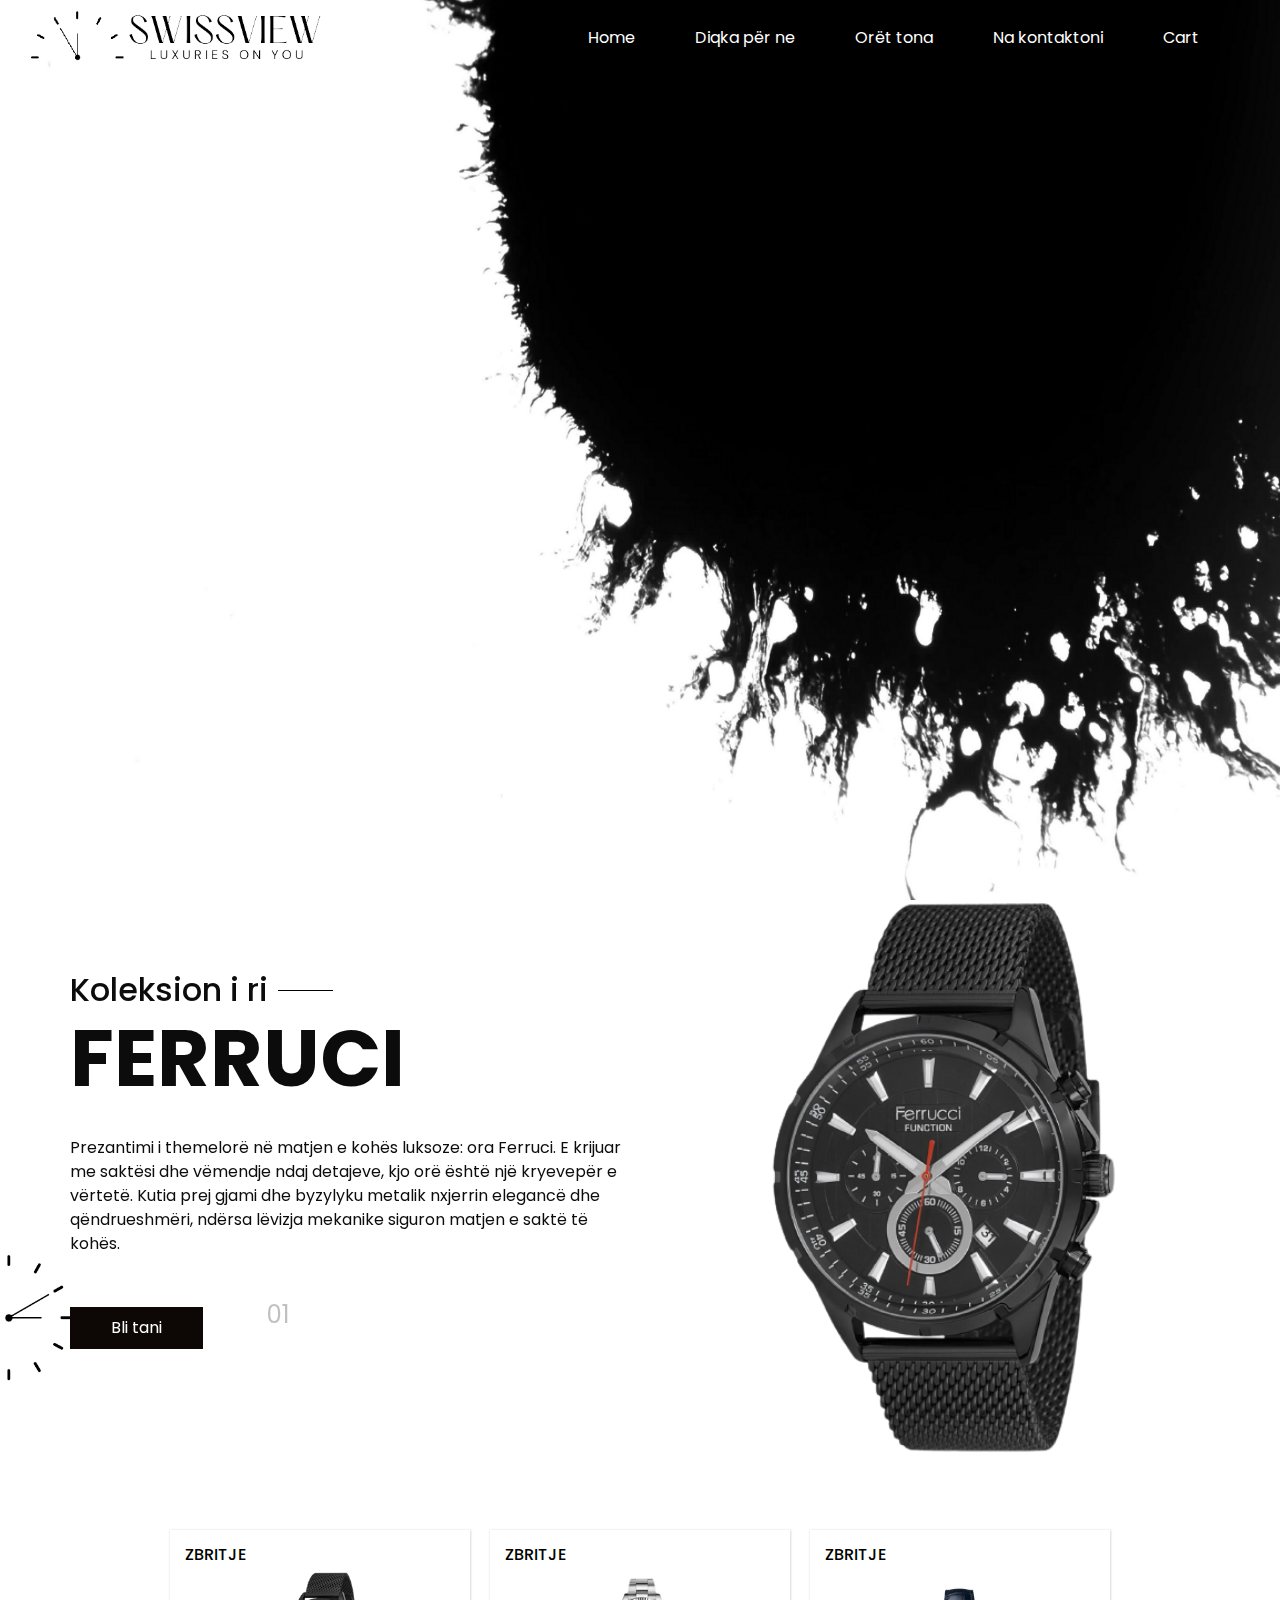
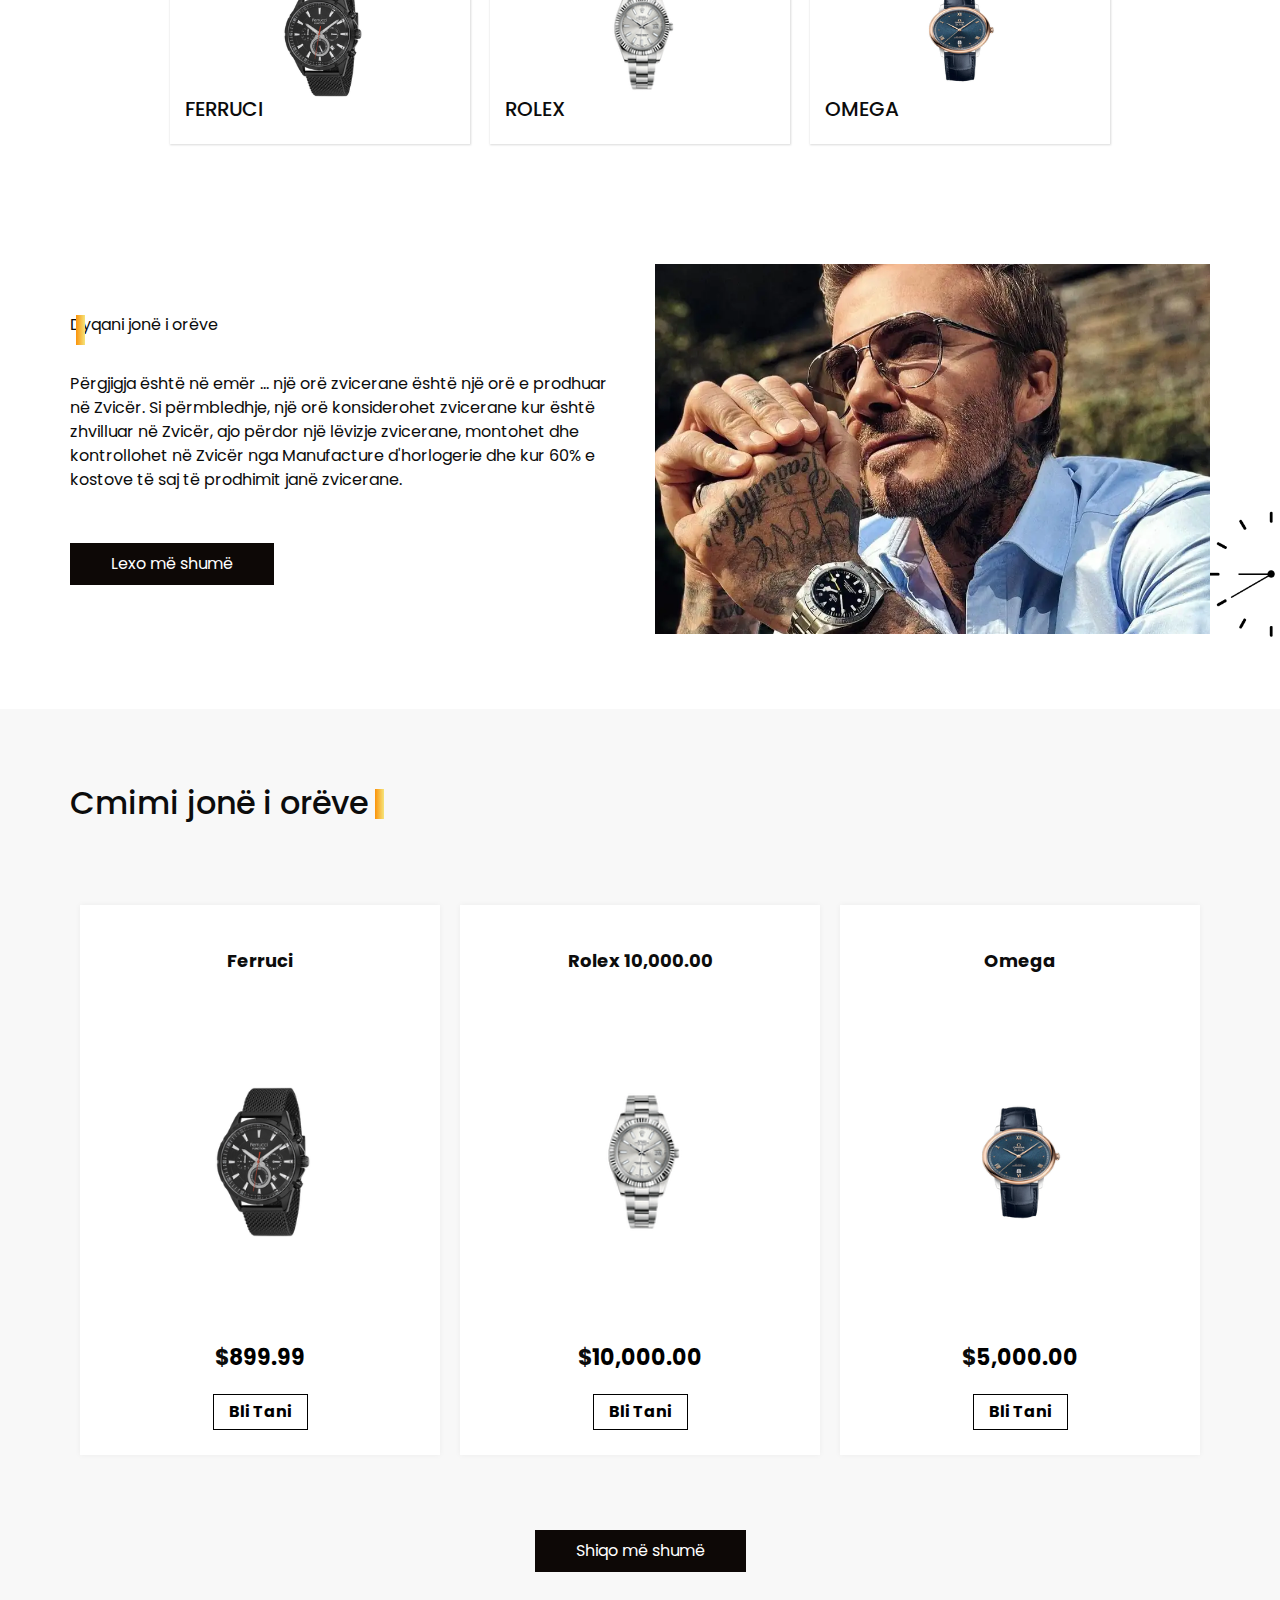
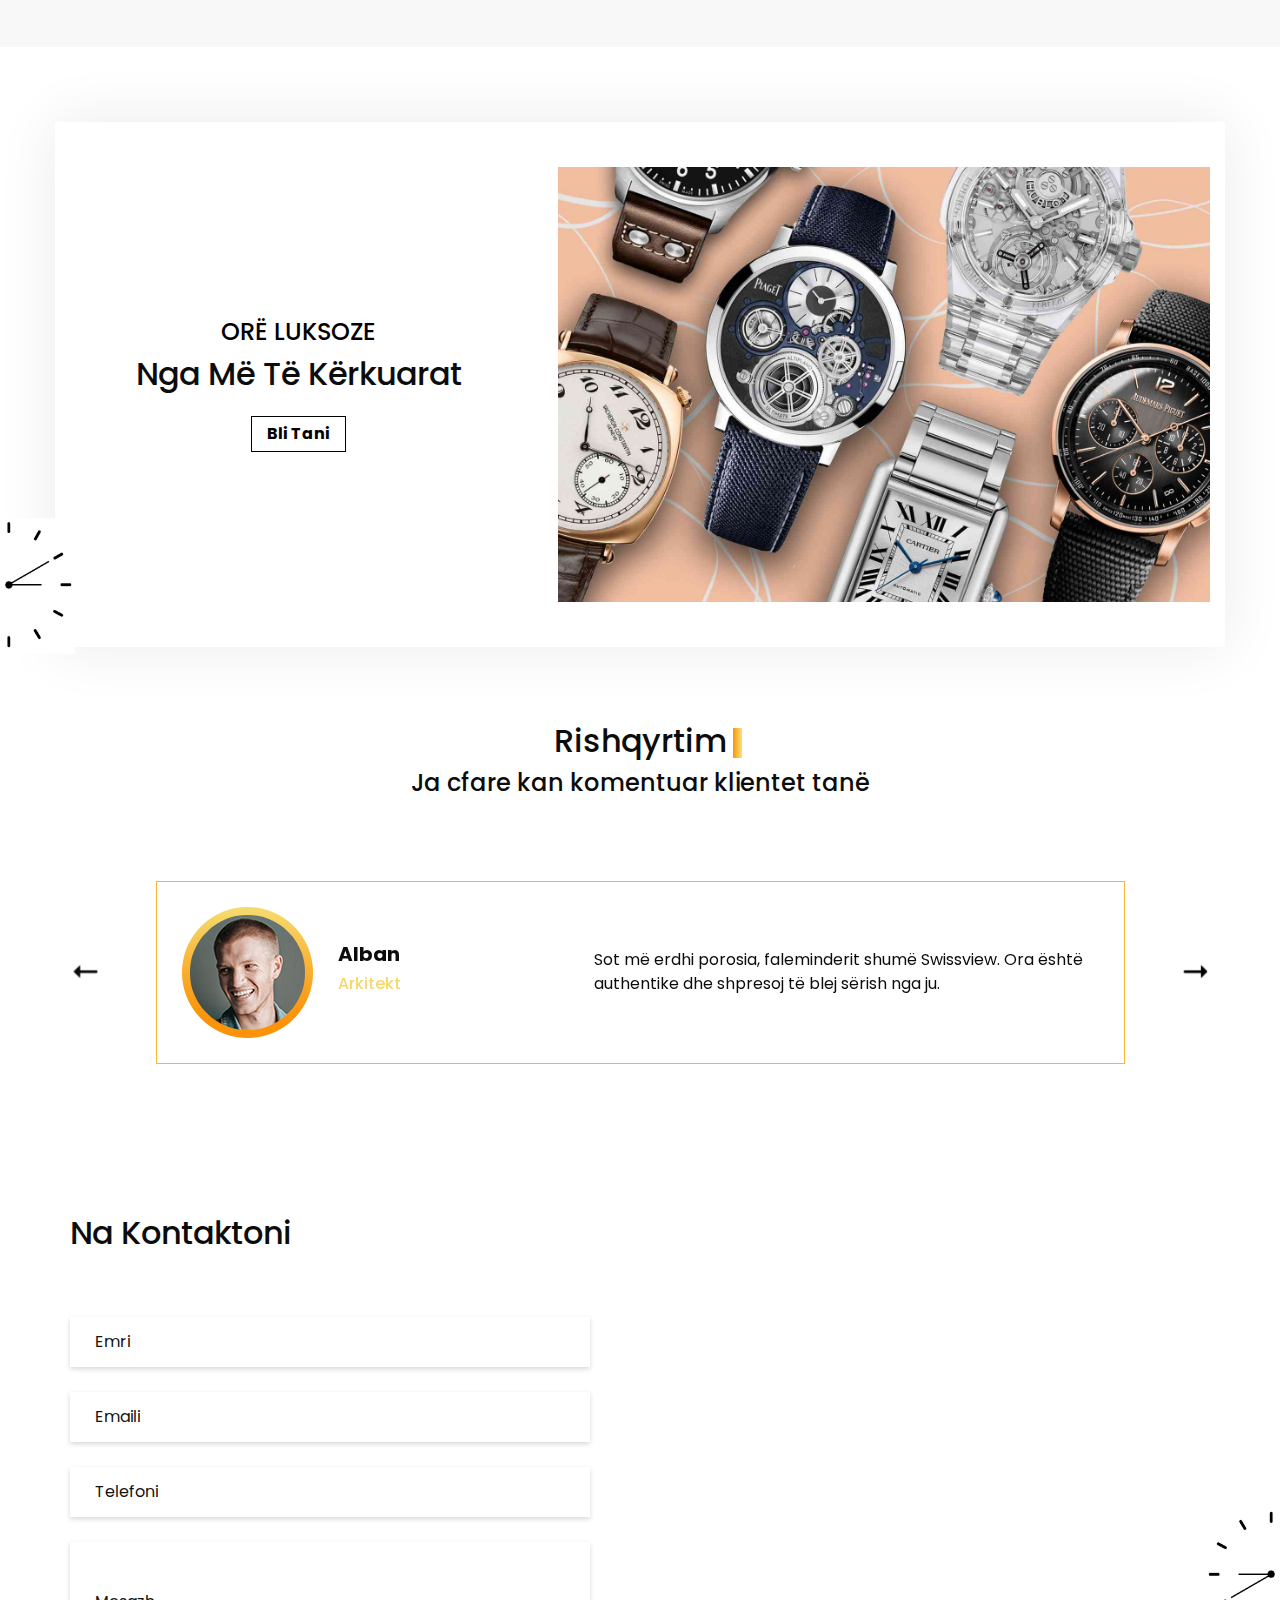
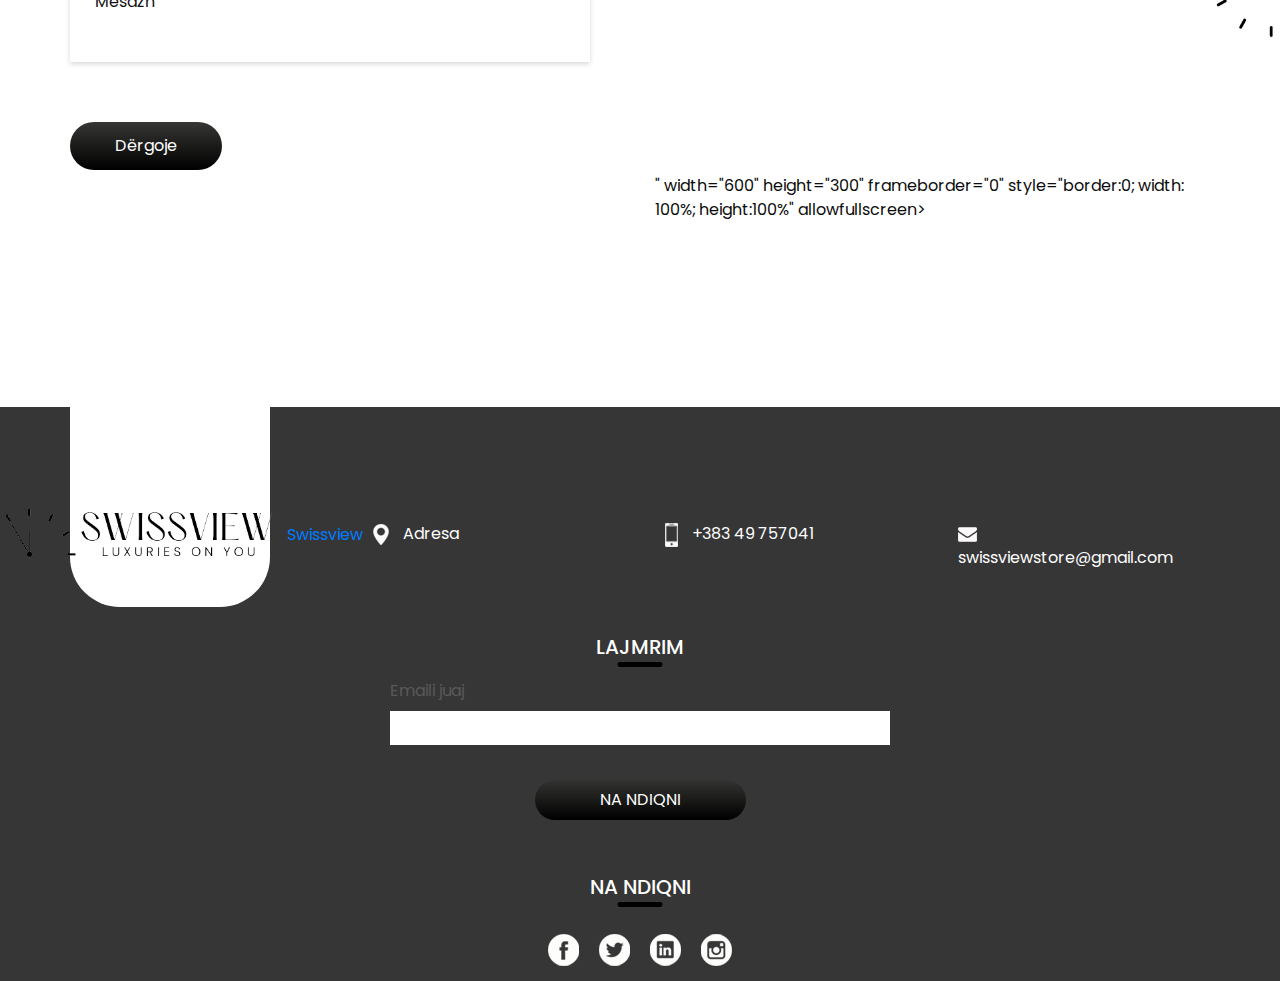
<file: index.html>
<!DOCTYPE html>
<html>

<head>
  <!-- Basic -->
  <meta charset="utf-8" />
  <meta http-equiv="X-UA-Compatible" content="IE=edge" />
  <!-- Mobile Metas -->
  <meta name="viewport" content="width=device-width, initial-scale=1, shrink-to-fit=no" />
  <!-- Site Metas -->
  <meta name="keywords" content="" />
  <meta name="description" content="" />
  <meta name="author" content="" />

  <title>Swissview</title>

  <!-- slider stylesheet -->
  <link rel="stylesheet" type="text/css" href="https://cdnjs.cloudflare.com/ajax/libs/OwlCarousel2/2.1.3/assets/owl.carousel.min.css" />

  <!-- bootstrap core css -->
  <link rel="stylesheet" type="text/css" href="css/bootstrap.css" />

  <!-- fonts style -->
  <link href="https://fonts.googleapis.com/css?family=Baloo+Chettan|Poppins:400,600,700&display=swap" rel="stylesheet">
  <!-- Custom styles for this template -->
  <link href="css/style.css" rel="stylesheet" />
  <link href="cartstyle.css">
  <!-- responsive style -->
  <link href="css/responsive.css" rel="stylesheet" />
  <link href="cart.html">
</head>

<body>

  <div class="hero_area">
    <!-- header section strats -->
    <header class="header_section">
      <div class="container-fluid">
        <nav class="navbar navbar-expand-lg custom_nav-container ">
          <a class="navbar-brand" href="index.html">
            <img src="images/logo.png" alt="">
          </a>
          <button class="navbar-toggler" type="button" data-toggle="collapse" data-target="#navbarSupportedContent" aria-controls="navbarSupportedContent" aria-expanded="false" aria-label="Toggle navigation">
            <span class="navbar-toggler-icon"></span>
          </button>

          <div class="collapse navbar-collapse" id="navbarSupportedContent">
            <div class="d-flex ml-auto flex-column flex-lg-row align-items-center">
              <ul class="navbar-nav  ">
                <li class="nav-item active">
                  <a class="nav-link" href="index.html">Home <span class="sr-only">(current)</span></a>
                </li>
                <li class="nav-item">
                  <a class="nav-link" href="about.html"> Diqka për ne</a>
                </li>
                <a class="nav-link" href="jewellery.html">Orët tona </a>
                <li class="nav-item">
                </li>
                <li class="nav-item">
                  <a class="nav-link" href="contact.html">Na kontaktoni</a>
                </li>
                 <li class="nav-item">
                  <a class="nav-link" href="cart.html">Cart</a>
                </li>
              </ul>

            </div>
              <form class="form-inline">
                <button class="btn  my-2 my-sm-0 nav_search-btn" type="submit"></button>
           
              </form>
            </div>
          </div>
        </nav>
      </div>
    </header>
    <!-- end header section -->
    <!-- slider section -->
    <section class=" slider_section position-relative">
      <div class="design-box">
        <img src="images/design-1.png" alt="">
      </div>
      <div class="slider_number-container d-none d-md-block">
        <div class="number-box">
          <span>
            01
          </span>
          <hr>
          <span class="jwel">
            J <br>
            e <br>
            w <br>
            e <br>
            l <br>
            l <br>
            e <br>
            r <br>
            y
          </span>
          <hr>
          <span>
            02
          </span>
        </div>
      </div>
      <div class="container">
        <div id="carouselExampleIndicators" class="carousel slide" data-ride="carousel">
          <ol class="carousel-indicators">
            <li data-target="#carouselExampleIndicators" data-slide-to="0" class="active">01</li>
            <li data-target="#carouselExampleIndicators" data-slide-to="1">02</li>
            <li data-target="#carouselExampleIndicators" data-slide-to="2">03</li>
          </ol>
          <div class="carousel-inner">
            <div class="carousel-item active">
              <div class="row">
                <div class="col-md-6">
                  <div class="detail_box">
                    <h2>
                      <span> Koleksion i ri</span>
                      <hr>
                    </h2>
                    <h1>
                      Ferruci
                    </h1>
                    <p>
                      Prezantimi i themelorë në matjen e kohës luksoze: ora Ferruci. E krijuar me saktësi dhe vëmendje ndaj detajeve, kjo orë është një kryevepër e vërtetë. Kutia prej gjami dhe byzylyku ​​metalik nxjerrin elegancë dhe qëndrueshmëri, ndërsa lëvizja mekanike siguron matjen e saktë të kohës.
                    </p>
                    <div>
                      <a href="cart.html">Bli tani</a>
                    </div>
                  </div>
                </div>
                <div class="col-md-6">
                  <div class="img-box">
                    <img src="images/slider-img1.png" alt="">
                  </div>
                </div>
              </div>
            </div>
            <div class="carousel-item ">
              <div class="row">
                <div class="col-md-6">
                  <div class="detail_box">
                    <h2>
                      <span> Koleksion i ri</span>
                      <hr>
                    </h2>
                    <h1>
                      Rolex
                    </h1>
                    <p>
                      Historia e Rolex filloi kur themeluesi Hans Wilsdorf krijoi orën e parë të dorës të papërshkueshme nga uji - Oyster - dhe u zhvillua në një sërë orësh që janë kthyer në ikona të prodhimit të orës. Zbuloni orët Rolex në kyçet e dorës së pionierëve, artistëve, atletëve dhe vizionarëve dhe udhëtoni në majat më të larta dhe në pjesën më të thellë të oqeaneve.
                    </p>
                    <div>
                      <a href="">Bli tani</a>
                    </div>
                  </div>
                </div>
                <div class="col-md-6">
                  <div class="img-box">
                    <img src="images/slider-img.png" alt="">
                  </div>
                </div>
              </div>
            </div>
            <div class="carousel-item ">
              <div class="row">
                <div class="col-md-6">
                  <div class="detail_box">
                    <h2>
                      <span> Koleksion i ri</span>
                      <hr>
                    </h2>
                    <h1>
                      Omega
                    </h1>
                    <p>
                      Omega është një markë zvicerane e orëve luksoze që ka qenë në biznes që nga viti 1848. Kompania është e njohur për matjen e saktë të kohës dhe ka qenë kohëmatësja zyrtare e Lojërave Olimpike dhe programit të fluturimeve hapësinore të drejtuar nga NASA. Orët Omega shpesh lidhen me luksin, stilin dhe saktësinë.
                    </p>
                    <div>
                      <a href="">Bli tani</a>
                    </div>
                  </div>
                </div>
                <div class="col-md-6">
                  <div class="img-box">
                    <img src="images/slider-img2.png" alt="">
                  </div>
                </div>
              </div>
            </div>
          </div>
        </div>
      </div>

    </section>
    <!-- end slider section -->
  </div>

  <!-- item section -->

  <div class="item_section layout_padding2">
    <div class="container">
      <div class="item_container">
        <div class="box">
          <div class="price">
            <h6>
              Zbritje
            </h6>
          </div>
          <div class="img-box">
            <img src="images/i-1.png" alt="">
          </div>
          <div class="name">
            <h5>
              Ferruci
            </h5>
          </div>
        </div>
        <div class="box">
          <div class="price">
            <h6>
              Zbritje
            </h6>
          </div>
          <div class="img-box">
            <img src="images/i-2.png" alt="">
          </div>
          <div class="name">
            <h5>
              Rolex
            </h5>
          </div>
        </div>
        <div class="box">
          <div class="price">
            <h6>
              Zbritje
            </h6>
          </div>
          <div class="img-box">
            <img src="images/i-3.png" alt="">
          </div>
          <div class="name">
            <h5>
              Omega
            </h5>
          </div>
        </div>
      </div>
    </div>
  </div>

  <!-- end item section -->

  <!-- about section -->

  <section class="about_section layout_padding2-top layout_padding-bottom">
    <div class="design-box">
      <img src="images/design-2.png" alt="">
    </div>
    <div class="container">
      <div class="row">
        <div class="col-md-6">
          <div class="detail-box">
            <div class="heading_container">
              <h2>
              </h2>
              Dyqani jonë i orëve
            </div>
            <p>
              Përgjigja është në emër ... një orë zvicerane është një orë e prodhuar në Zvicër. Si përmbledhje, një orë konsiderohet zvicerane kur është zhvilluar në Zvicër, ajo përdor një lëvizje zvicerane, montohet dhe kontrollohet në Zvicër nga Manufacture d'horlogerie dhe kur 60% e kostove të saj të prodhimit janë zvicerane.
            </p>
            <div>
              <a href="">
                Lexo më shumë
              </a>
            </div>
          </div>
        </div>
        <div class="col-md-6">
          <div class="img-box">
            <img src="images/about-img.png" alt="">
          </div>
        </div>
      </div>
    </div>
  </section>

  <!-- end about section -->

  <!-- price section -->

  <section class="price_section layout_padding">
    <div class="container">
      <div class="heading_container">
        <h2>
          Cmimi jonë i orëve
        </h2>
      </div>
      <div class="price_container">
        <div class="box">
          <div class="name">
            <h6>
              Ferruci
            </h6>
          </div>
          <div class="img-box">
            <img src="images/p-1.png" alt="">
          </div>
          <div class="detail-box">
            <h5>
              $<span>899.99</span>
            </h5>
            <a href="cart.html">
              Bli Tani
            </a>
          </div>
        </div>
        <div class="box">
          <div class="name">
            <h6>
              Rolex 10,000.00
            </h6>
          </div>
          <div class="img-box">
            <img src="images/i-2.png" alt="">
          </div>
          <div class="detail-box">
            <h5>
              $<span>10,000.00</span>
            </h5>
            <a href="cart.html">
              Bli Tani
            </a>
          </div>
        </div>
        <div class="box">
          <div class="name">
            <h6>
              Omega
            </h6>
          </div>
          <div class="img-box">
            <img src="images/i-3.png" alt="">
          </div>
          <div class="detail-box">
            <h5>
              $<span>5,000.00</span>
            </h5>
            <a href="cart.html">
              Bli Tani
            </a>
          </div>
        </div>
      </div>
      <div class="d-flex justify-content-center">
        <a href="" class="price_btn">
          Shiqo më shumë
        </a>
      </div>
    </div>
  </section>

  <!-- end price section -->

  <!-- ring section -->

  <section class="ring_section layout_padding">
    <div class="design-box">
      <img src="images/design-1.png" alt="">
    </div>
    <div class="container">
      <div class="ring_container layout_padding2">
        <div class="row">
          <div class="col-md-5">
            <div class="detail-box">
              <h4>
                Orë Luksoze
              </h4>
              <h2>
                Nga Më Të Kërkuarat
              </h2>
              <a href="">
                Bli Tani
              </a>
            </div>
          </div>
          <div class="col-md-7">
            <div class="img-box">
              <img src="images/ring-img.jpg" alt="">
            </div>
          </div>
        </div>
      </div>
    </div>
  </section>

  <!-- end ring section -->

  <!-- client section -->

  <section class="client_section">
    <div class="container">
      <div class="heading_container">
        <h2>
          Rishqyrtim
        </h2>
      </div>
      <h4 class="secondary_heading">
         Ja cfare kan komentuar klientet tanë
      </h4>
      <div id="carouselExampleControls" class="carousel slide" data-ride="carousel">
        <div class="carousel-inner">
          <div class="carousel-item active">
            <div class="client_container">
              <div class="client-id">
                <div class="img-box">
                  <img src="images/client.png" alt="">
                </div>
                <div class="name">
                  <h5>
                    Alban
                  </h5>
                  <h6>
                    Arkitekt 
                  </h6>
                </div>
              </div>
              <div class="detail-box">
                <p>
                  Sot më erdhi porosia, faleminderit shumë Swissview. Ora është authentike dhe shpresoj të blej sërish nga ju.
                </p>
              </div>
            </div>
          </div>
          <div class="carousel-item">
            <div class="client_container">
              <div class="client-id">
                <div class="img-box">
                  <img src="images/client.png" alt="">
                </div>
                <div class="name">
                  <h5>
                    Redon Gollopeni
                  </h5>
                  <h6>
                    Programmer Full-Stack
                  </h6>
                </div>
              </div>
              <div class="detail-box">
                <p>
                  Ora Rolex qe e mora nga ju është nje ndë orë me te pëlqyera që posedoj. Ju rekomandoj të gjithëve të blejn te Swissview!
                </p>
              </div>
            </div>
          </div>
          <div class="carousel-item">
            <div class="client_container">
              <div class="client-id">
                <div class="img-box">
                  <img src="images/client.png" alt="">
                </div>
                <div class="name">
                  <h5>
                    Ledion Zebica
                  </h5>
                  <h6>
                    Programmer Front-End
                  </h6>
                </div>
              </div>
              <div class="detail-box">
                <p>
                  Të them të drejten isha në dyshime kur për herë të parë bleva nga Swissview, mendoja po sikur porosia te me vi jo ne rregull, ose me keq te mos vi fare. Por pas 3 ditësh erdhi e paketuar mirë në gjëndje perfekte. Faleminderit Swissview!
                </p>
              </div>
            </div>
          </div>
        </div>
        <a class="carousel-control-prev" href="#carouselExampleControls" role="button" data-slide="prev">
          <span class="carousel-control-prev-icon" aria-hidden="true"></span>
          <span class="sr-only">Previous</span>
        </a>
        <a class="carousel-control-next" href="#carouselExampleControls" role="button" data-slide="next">
          <span class="carousel-control-next-icon" aria-hidden="true"></span>
          <span class="sr-only">Next</span>
        </a>
      </div>

    </div>
  </section>

  <!-- end client section -->

  <!-- contact section -->

  <section class="contact_section layout_padding">
    <div class="design-box">
      <img src="images/design-2.png" alt="">
    </div>
    <div class="container ">
      <div class="">
        <h2 class="">
          Na Kontaktoni
        </h2>
      </div>

    </div>
    <div class="container">
      <div class="row">
        <div class="col-md-6">
          <form action="">
            <div>
              <input type="text" placeholder="Emri" />
            </div>
            <div>
              <input type="email" placeholder="Emaili" />
            </div>
            <div>
              <input type="text" placeholder="Telefoni" />
            </div>
            <div>
              <input type="text" class="message-box" placeholder="Mesazh" />
            </div>
            <div class="d-flex ">
              <button>
                Dërgoje
              </button>
            </div>
          </form>
        </div>
        <div class="col-md-6">
          <div class="map_container">
            <div class="map-responsive">
              <iframe src="https://www.google.com/maps/embed?pb=!1m14!1m12!1m3!1d23477.750258286986!2d21.1652803!3d42.64612135!2m3!1f0!2f0!3f0!3m2!1i1024!2i768!4f13.1!5e0!3m2!1sen!2s!4v1674015258666!5m2!1sen!2s"  width="600" height="450" style="border:0;" allowfullscreen="" loading="lazy" referrerpolicy="no-referrer-when-downgrade"></iframe>" width="600" height="300" frameborder="0" style="border:0; width: 100%; height:100%" allowfullscreen></iframe>
            </div>
          </div>
        </div>
      </div>
    </div>
  </section>

  <!-- end contact section -->

  <!-- info section -->
  <section class="info_section ">
    <div class="container">
      <div class="info_container">
        <div class="row">
          <div class="col-md-3">
            <div class="info_logo">
              <a href="">
                <img src="images/logo.png" alt="">
                <span>
                  Swissview
                </span>
              </a>
            </div>
          </div>
          <div class="col-md-3">
            <div class="info_contact">
              <a href="">
                <img src="images/location.png" alt="">
                <span>
                  Adresa
                </span>
              </a>
            </div>
          </div>
          <div class="col-md-3">
            <div class="info_contact">
              <a href="">
                <img src="images/phone.png" alt="">
                <span>
                  +383 49 757041
                </span>
              </a>
            </div>
          </div>
          <div class="col-md-3">
            <div class="info_contact">
              <a href="">
                <img src="images/mail.png" alt="">
                <span>
                 swissviewstore@gmail.com
                </span>
              </a>
            </div>
          </div>
        </div>
        <div class="info_form">
          <div class="d-flex justify-content-center">
            <h5 class="info_heading">
              Lajmrim
            </h5>
          </div>
          <form action="">
            <div class="email_box">
              <label for="email2">Emaili juaj</label>
              <input type="text" id="email2">
            </div>
            <div>
              <button>
                Na Ndiqni
              </button>
            </div>
          </form>
        </div>
        <div class="info_social">
          <div class="d-flex justify-content-center">
            <h5 class="info_heading">
              Na Ndiqni
            </h5>
          </div>
          <div class="social_box">
            <a href="">
              <img src="images/fb.png" alt="">
            </a>
            <a href="">
              <img src="images/twitter.png" alt="">
            </a>
            <a href="">
              <img src="images/linkedin.png" alt="">
            </a>
            <a href="">
              <img src="images/insta.png" alt="">
            </a>
          </div>
        </div>
      </div>
    </div>
  </section>

  <!-- end info_section -->

 

  <script type="text/javascript" src="js/jquery-3.4.1.min.js"></script>
  <script type="text/javascript" src="js/bootstrap.js"></script>
  <script type="text/javascript" src="js/custom.js"></script>
  <script src="script.js"></script>

</body>

</html>
</file>
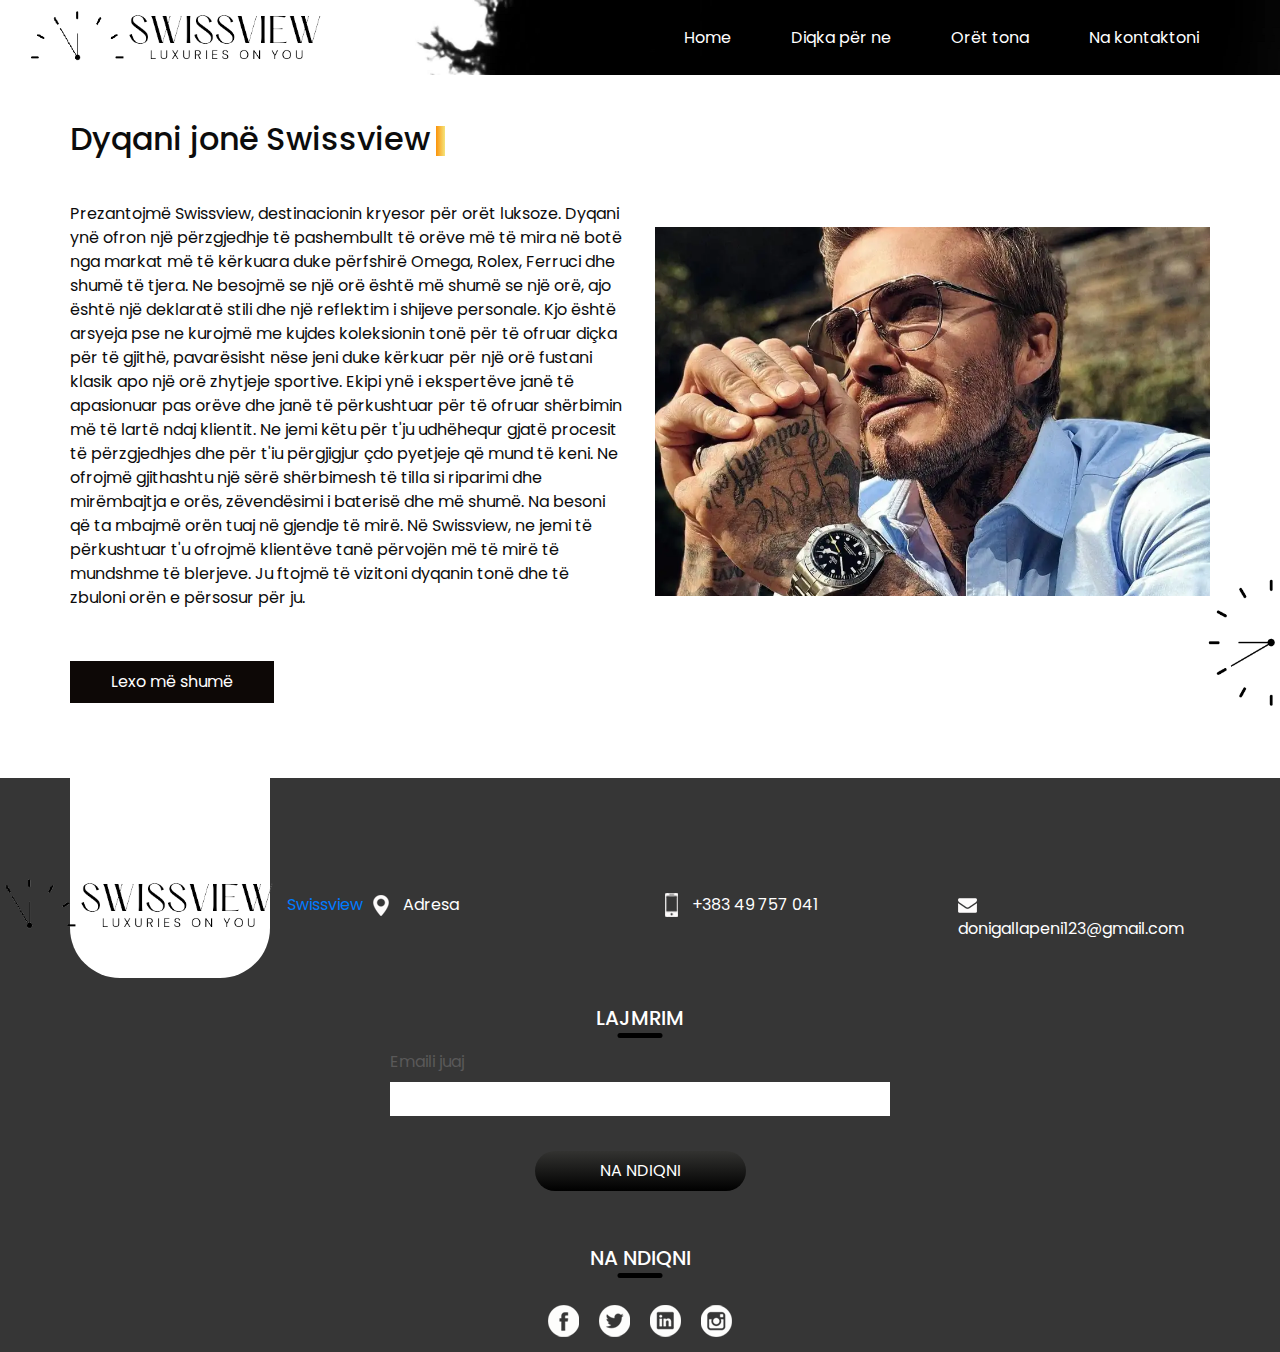
<file: about.html>
<!DOCTYPE html>
<html>

<head>
  <!-- Basic -->
  <meta charset="utf-8" />
  <meta http-equiv="X-UA-Compatible" content="IE=edge" />
  <!-- Mobile Metas -->
  <meta name="viewport" content="width=device-width, initial-scale=1, shrink-to-fit=no" />
  <!-- Site Metas -->
  <meta name="keywords" content="" />
  <meta name="description" content="" />
  <meta name="author" content="" />

  <title>Swissview</title>

  <!-- slider stylesheet -->
  <link rel="stylesheet" type="text/css" href="https://cdnjs.cloudflare.com/ajax/libs/OwlCarousel2/2.1.3/assets/owl.carousel.min.css" />

  <!-- bootstrap core css -->
  <link rel="stylesheet" type="text/css" href="css/bootstrap.css" />

  <!-- fonts style -->
  <link href="https://fonts.googleapis.com/css?family=Baloo+Chettan|Poppins:400,600,700&display=swap" rel="stylesheet">
  <!-- Custom styles for this template -->
  <link href="css/style.css" rel="stylesheet" />
  <!-- responsive style -->
  <link href="css/responsive.css" rel="stylesheet" />
</head>

<body class="sub_page">

  <div class="hero_area">
    <!-- header section strats -->
    <header class="header_section">
      <div class="container-fluid">
        <nav class="navbar navbar-expand-lg custom_nav-container ">
          <a class="navbar-brand" href="index.html">
            <img src="images/logo.png" alt="">
          </a>
          <button class="navbar-toggler" type="button" data-toggle="collapse" data-target="#navbarSupportedContent" aria-controls="navbarSupportedContent" aria-expanded="false" aria-label="Toggle navigation">
            <span class="navbar-toggler-icon"></span>
          </button>

          <div class="collapse navbar-collapse" id="navbarSupportedContent">
            <div class="d-flex ml-auto flex-column flex-lg-row align-items-center">
              <ul class="navbar-nav  ">
                <li class="nav-item active">
                  <a class="nav-link" href="index.html">Home <span class="sr-only">(current)</span></a>
                </li>
                <li class="nav-item">
                  <a class="nav-link" href="about.html"> Diqka për ne</a>
                </li>
                <li class="nav-item">
                  <a class="nav-link" href="jewellery.html">Orët tona </a>
                </li>
                <li class="nav-item">
                  <a class="nav-link" href="contact.html">Na kontaktoni</a>
                </li>
              </ul>

            </div>
           
              </a>
              <form class="form-inline">
                <button class="btn  my-2 my-sm-0 nav_search-btn" type="submit"></button>
              </form>
            </div>
          </div>
        </nav>
      </div>
    </header>
    <!-- end header section -->
  </div>



  <!-- about section -->

  <section class="about_section layout_padding2-top layout_padding-bottom">
    <div class="design-box">
      <img src="images/design-2.png" alt="">
    </div>
    <div class="container">
      <div class="row">
        <div class="col-md-6">
          <div class="detail-box">
            <div class="heading_container">
              <h2>
                Dyqani jonë Swissview
              </h2>
            </div>
            <p>
              Prezantojmë Swissview, destinacionin kryesor për orët luksoze. Dyqani ynë ofron një përzgjedhje të pashembullt të orëve më të mira në botë nga markat më të kërkuara duke përfshirë Omega, Rolex, Ferruci dhe shumë të tjera.

              Ne besojmë se një orë është më shumë se një orë, ajo është një deklaratë stili dhe një reflektim i shijeve personale. Kjo është arsyeja pse ne kurojmë me kujdes koleksionin tonë për të ofruar diçka për të gjithë, pavarësisht nëse jeni duke kërkuar për një orë fustani klasik apo një orë zhytjeje sportive.
              
              Ekipi ynë i ekspertëve janë të apasionuar pas orëve dhe janë të përkushtuar për të ofruar shërbimin më të lartë ndaj klientit. Ne jemi këtu për t'ju udhëhequr gjatë procesit të përzgjedhjes dhe për t'iu përgjigjur çdo pyetjeje që mund të keni.
              
              Ne ofrojmë gjithashtu një sërë shërbimesh të tilla si riparimi dhe mirëmbajtja e orës, zëvendësimi i baterisë dhe më shumë. Na besoni që ta mbajmë orën tuaj në gjendje të mirë.
              
              Në Swissview, ne jemi të përkushtuar t'u ofrojmë klientëve tanë përvojën më të mirë të mundshme të blerjeve. Ju ftojmë të vizitoni dyqanin tonë dhe të zbuloni orën e përsosur për ju.
            </p>
            <div>
              <a href="">
                Lexo më shumë
              </a>
            </div>
          </div>
        </div>
        <div class="col-md-6">
          <div class="img-box">
            <img src="images/about-img.png" alt="">
          </div>
        </div>
      </div>
    </div>
  </section>

  <!-- end about section -->


  <!-- info section -->
  <section class="info_section ">
    <div class="container">
      <div class="info_container">
        <div class="row">
          <div class="col-md-3">
            <div class="info_logo">
              <a href="">
                <img src="images/logo.png" alt="">
                <span>
                 Swissview
                </span>
              </a>
            </div>
          </div>
          <div class="col-md-3">
            <div class="info_contact">
              <a href="">
                <img src="images/location.png" alt="">
                <span>
                  Adresa
                </span>
              </a>
            </div>
          </div>
          <div class="col-md-3">
            <div class="info_contact">
              <a href="">
                <img src="images/phone.png" alt="">
                <span>
                  +383 49 757 041
                </span>
              </a>
            </div>
          </div>
          <div class="col-md-3">
            <div class="info_contact">
              <a href="">
                <img src="images/mail.png" alt="">
                <span>
                  donigallapeni123@gmail.com
                </span>
              </a>
            </div>
          </div>
        </div>
        <div class="info_form">
          <div class="d-flex justify-content-center">
            <h5 class="info_heading">
              Lajmrim
            </h5>
          </div>
          <form action="">
            <div class="email_box">
              <label for="email2">Emaili juaj</label>
              <input type="text" id="email2">
            </div>
            <div>
              <button>
               Na ndiqni
              </button>
            </div>
          </form>
        </div>
        <div class="info_social">
          <div class="d-flex justify-content-center">
            <h5 class="info_heading">
              Na ndiqni
            </h5>
          </div>
          <div class="social_box">
            <a href="">
              <img src="images/fb.png" alt="">
            </a>
            <a href="">
              <img src="images/twitter.png" alt="">
            </a>
            <a href="">
              <img src="images/linkedin.png" alt="">
            </a>
            <a href="">
              <img src="images/insta.png" alt="">
            </a>
          </div>
        </div>
      </div>
    </div>
  </section>

  <!-- end info_section -->



  <script type="text/javascript" src="js/jquery-3.4.1.min.js"></script>
  <script type="text/javascript" src="js/bootstrap.js"></script>
  <script type="text/javascript" src="js/custom.js"></script>

</body>

</html>
</file>
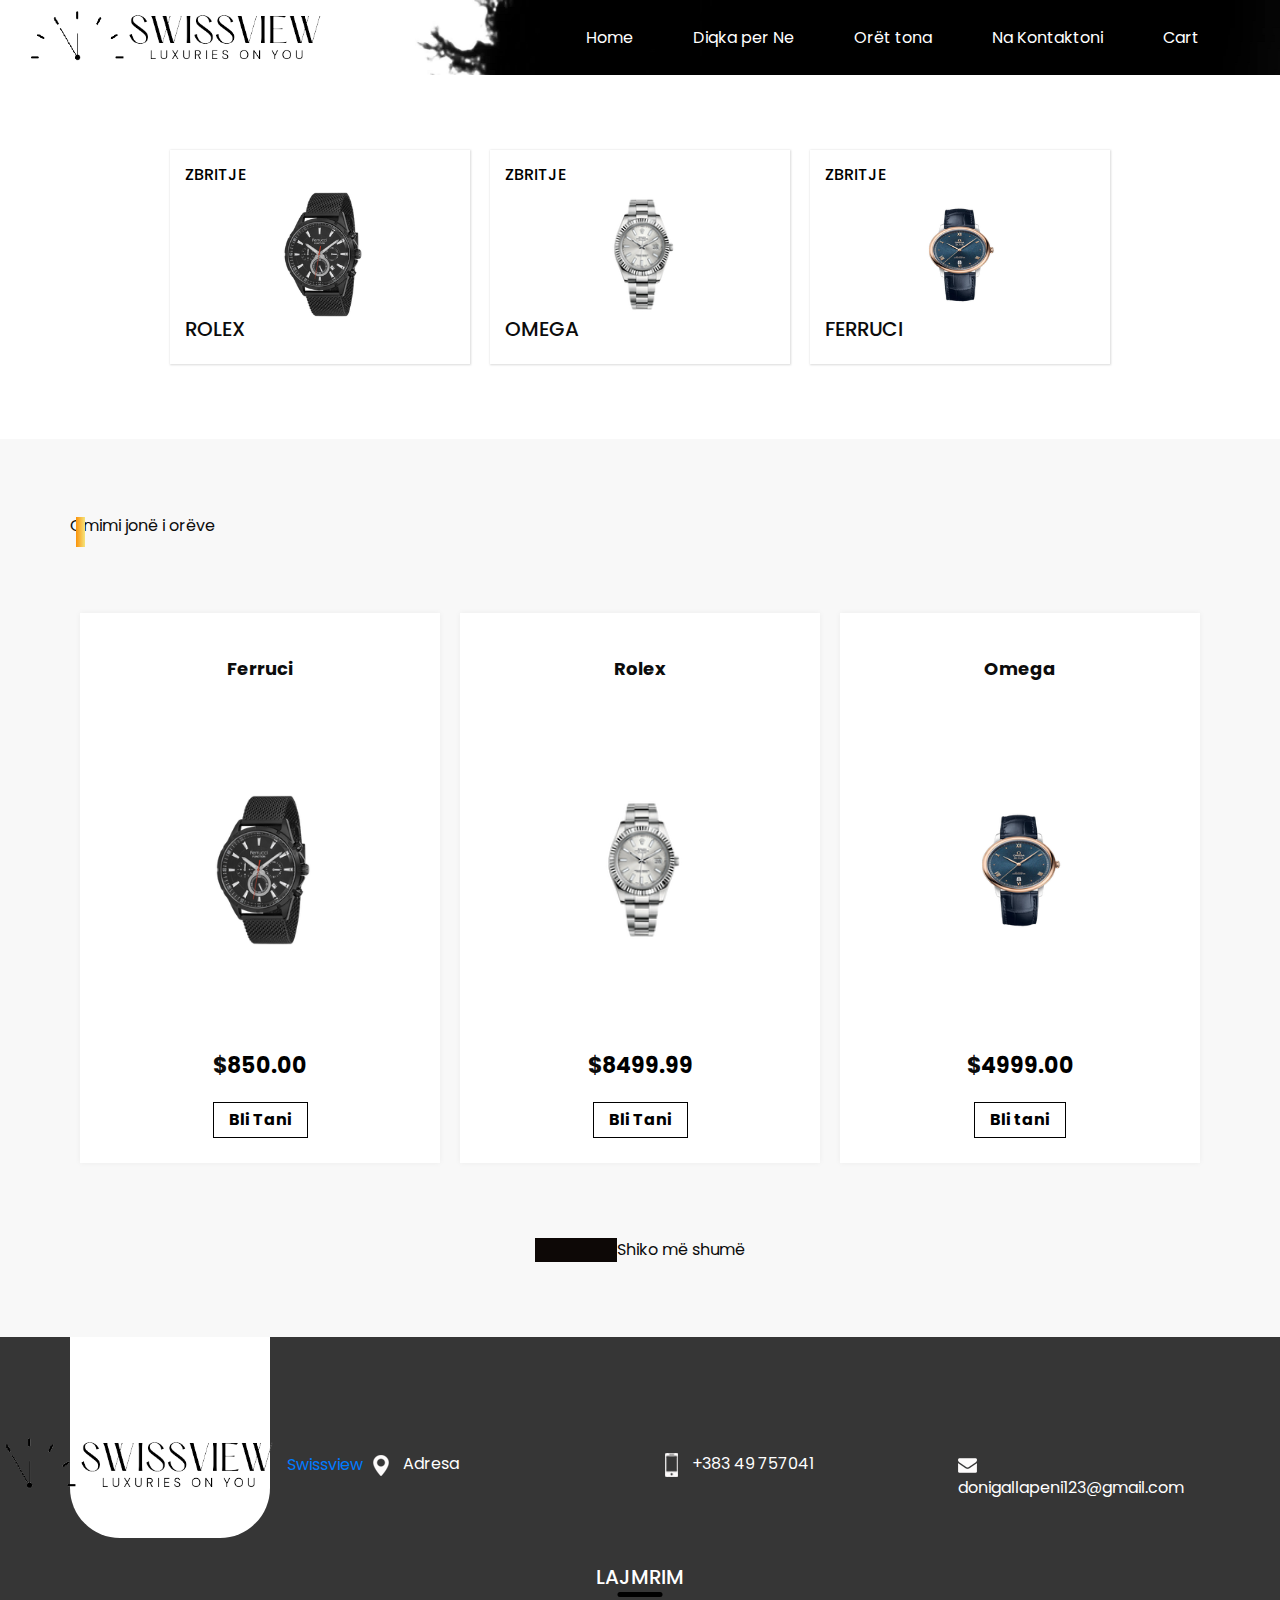
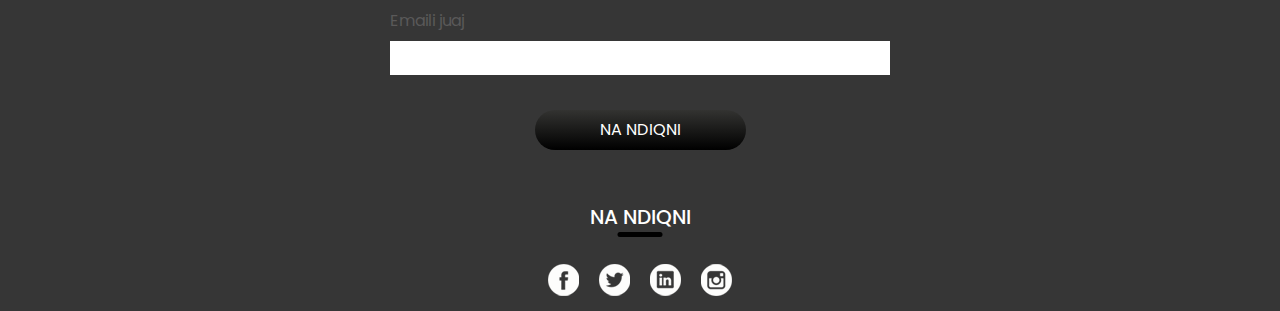
<file: jewellery.html>
<!DOCTYPE html>
<html>

<head>
  <!-- Basic -->
  <meta charset="utf-8" />
  <meta http-equiv="X-UA-Compatible" content="IE=edge" />
  <!-- Mobile Metas -->
  <meta name="viewport" content="width=device-width, initial-scale=1, shrink-to-fit=no" />
  <!-- Site Metas -->
  <meta name="keywords" content="" />
  <meta name="description" content="" />
  <meta name="author" content="" />

  <title>Swissview</title>

  <!-- slider stylesheet -->
  <link rel="stylesheet" type="text/css" href="https://cdnjs.cloudflare.com/ajax/libs/OwlCarousel2/2.1.3/assets/owl.carousel.min.css" />

  <!-- bootstrap core css -->
  <link rel="stylesheet" type="text/css" href="css/bootstrap.css" />

  <!-- fonts style -->
  <link href="https://fonts.googleapis.com/css?family=Baloo+Chettan|Poppins:400,600,700&display=swap" rel="stylesheet">
  <!-- Custom styles for this template -->
  <link href="css/style.css" rel="stylesheet" />
  <!-- responsive style -->
  <link href="css/responsive.css" rel="stylesheet" />
</head>

<body class="sub_page">

  <div class="hero_area">
    <!-- header section strats -->
    <header class="header_section">
      <div class="container-fluid">
        <nav class="navbar navbar-expand-lg custom_nav-container ">
          <a class="navbar-brand" href="index.html">
            <img src="images/logo.png" alt="">
          </a>
          <button class="navbar-toggler" type="button" data-toggle="collapse" data-target="#navbarSupportedContent" aria-controls="navbarSupportedContent" aria-expanded="false" aria-label="Toggle navigation">
            <span class="navbar-toggler-icon"></span>
          </button>

          <div class="collapse navbar-collapse" id="navbarSupportedContent">
            <div class="d-flex ml-auto flex-column flex-lg-row align-items-center">
              <ul class="navbar-nav  ">
                <li class="nav-item active">
                  <a class="nav-link" href="index.html">Home <span class="sr-only">(current)</span></a>
                </li>
                <li class="nav-item">
                  <a class="nav-link" href="about.html"> Diqka per Ne</a>
                </li>
                <li class="nav-item">
                  <a class="nav-link" href="jewellery.html">Orët tona </a>
                </li>
                <li class="nav-item">
                  <a class="nav-link" href="contact.html">Na Kontaktoni</a>
                </li>
                <li class="nav-item">
                  <a class="nav-link" href="cart.html">Cart</a>
                </li>
              </ul>

            </div>
            
              </a>
              <form class="form-inline">
                <button class="btn  my-2 my-sm-0 nav_search-btn" type="submit"></button>
              </form>
            </div>
          </div>
        </nav>
      </div>
    </header>
    <!-- end header section -->
  </div>

  <!-- item section -->

  <div class="item_section layout_padding2">
    <div class="container">
      <div class="item_container">
        <div class="box">
          <div class="price">
            <h6>
              Zbritje
            </h6>
          </div>
          <div class="img-box">
            <img src="images/i-1.png" alt="">
          </div>
          <div class="name">
            <h5>
            Rolex
            </h5>
          </div>
        </div>
        <div class="box">
          <div class="price">
            <h6>
            Zbritje
            </h6>
          </div>
          <div class="img-box">
            <img src="images/i-2.png" alt="">
          </div>
          <div class="name">
            <h5>
              Omega
            </h5>
          </div>
        </div>
        <div class="box">
          <div class="price">
            <h6>
              Zbritje
            </h6>
          </div>
          <div class="img-box">
            <img src="images/i-3.png" alt="">
          </div>
          <div class="name">
            <h5>
              Ferruci
            </h5>
          </div>
        </div>
      </div>
    </div>
  </div>

  <!-- end item section -->


  <!-- price section -->

  <section class="price_section layout_padding">
    <div class="container">
      <div class="heading_container">
        <h2>
        </h2>
        Qmimi jonë i orëve
      </div>
      <div class="price_container">
        <div class="box">
          <div class="name">
            <h6>
              Ferruci
            </h6>
          </div>
          <div class="img-box">
            <img src="images/p-1.png" alt="">
          </div>
          <div class="detail-box">
            <h5>
              $<span>850.00</span>
            </h5>
            <a href="cart.html">
             Bli Tani
            </a>
          </div>
        </div>
        <div class="box">
          <div class="name">
            <h6>
              Rolex
            </h6>
          </div>
          <div class="img-box">
            <img src="images/i-2.png" alt="">
          </div>
          <div class="detail-box">
            <h5>
              $<span>8499.99</span>
            </h5>
            <a href="cart.html">
              Bli Tani
            </a>
          </div>
        </div>
        <div class="box">
          <div class="name">
            <h6>
              Omega
            </h6>
          </div>
          <div class="img-box">
            <img src="images/i-3.png" alt="">
          </div>
          <div class="detail-box">
            <h5>
              $<span>4999.00</span>
            </h5>
            <a href="cart.html">
              Bli tani
            </a>
          </div>
        </div>
      </div>
      <div class="d-flex justify-content-center">
        <a href="" class="price_btn">
        </a>
        Shiko më shumë
      </div>
    </div>
  </section>

  <!-- end price section -->





  <!-- info section -->
  <section class="info_section ">
    <div class="container">
      <div class="info_container">
        <div class="row">
          <div class="col-md-3">
            <div class="info_logo">
              <a href="">
                <img src="images/logo.png" alt="">
                <span>
                  Swissview
                </span>
              </a>
            </div>
          </div>
          <div class="col-md-3">
            <div class="info_contact">
              <a href="">
                <img src="images/location.png" alt="">
                <span>
                  Adresa
                </span>
              </a>
            </div>
          </div>
          <div class="col-md-3">
            <div class="info_contact">
              <a href="">
                <img src="images/phone.png" alt="">
                <span>
                  +383 49 757041
                </span>
              </a>
            </div>
          </div>
          <div class="col-md-3">
            <div class="info_contact">
              <a href="">
                <img src="images/mail.png" alt="">
                <span>
                  donigallapeni123@gmail.com
                </span>
              </a>
            </div>
          </div>
        </div>
        <div class="info_form">
          <div class="d-flex justify-content-center">
            <h5 class="info_heading">
              Lajmrim
            </h5>
          </div>
          <form action="">
            <div class="email_box">
              <label for="email2">Emaili juaj</label>
              <input type="text" id="email2">
            </div>
            <div>
              <button>
                Na Ndiqni
              </button>
            </div>
          </form>
        </div>
        <div class="info_social">
          <div class="d-flex justify-content-center">
            <h5 class="info_heading">
              Na ndiqni
            </h5>
          </div>
          <div class="social_box">
            <a href="">
              <img src="images/fb.png" alt="">
            </a>
            <a href="">
              <img src="images/twitter.png" alt="">
            </a>
            <a href="">
              <img src="images/linkedin.png" alt="">
            </a>
            <a href="">
              <img src="images/insta.png" alt="">
            </a>
          </div>
        </div>
      </div>
    </div>
  </section>

  <!-- end info_section -->



  <script type="text/javascript" src="js/jquery-3.4.1.min.js"></script>
  <script type="text/javascript" src="js/bootstrap.js"></script>
  <script type="text/javascript" src="js/custom.js"></script>
</body>

</html>
</file>
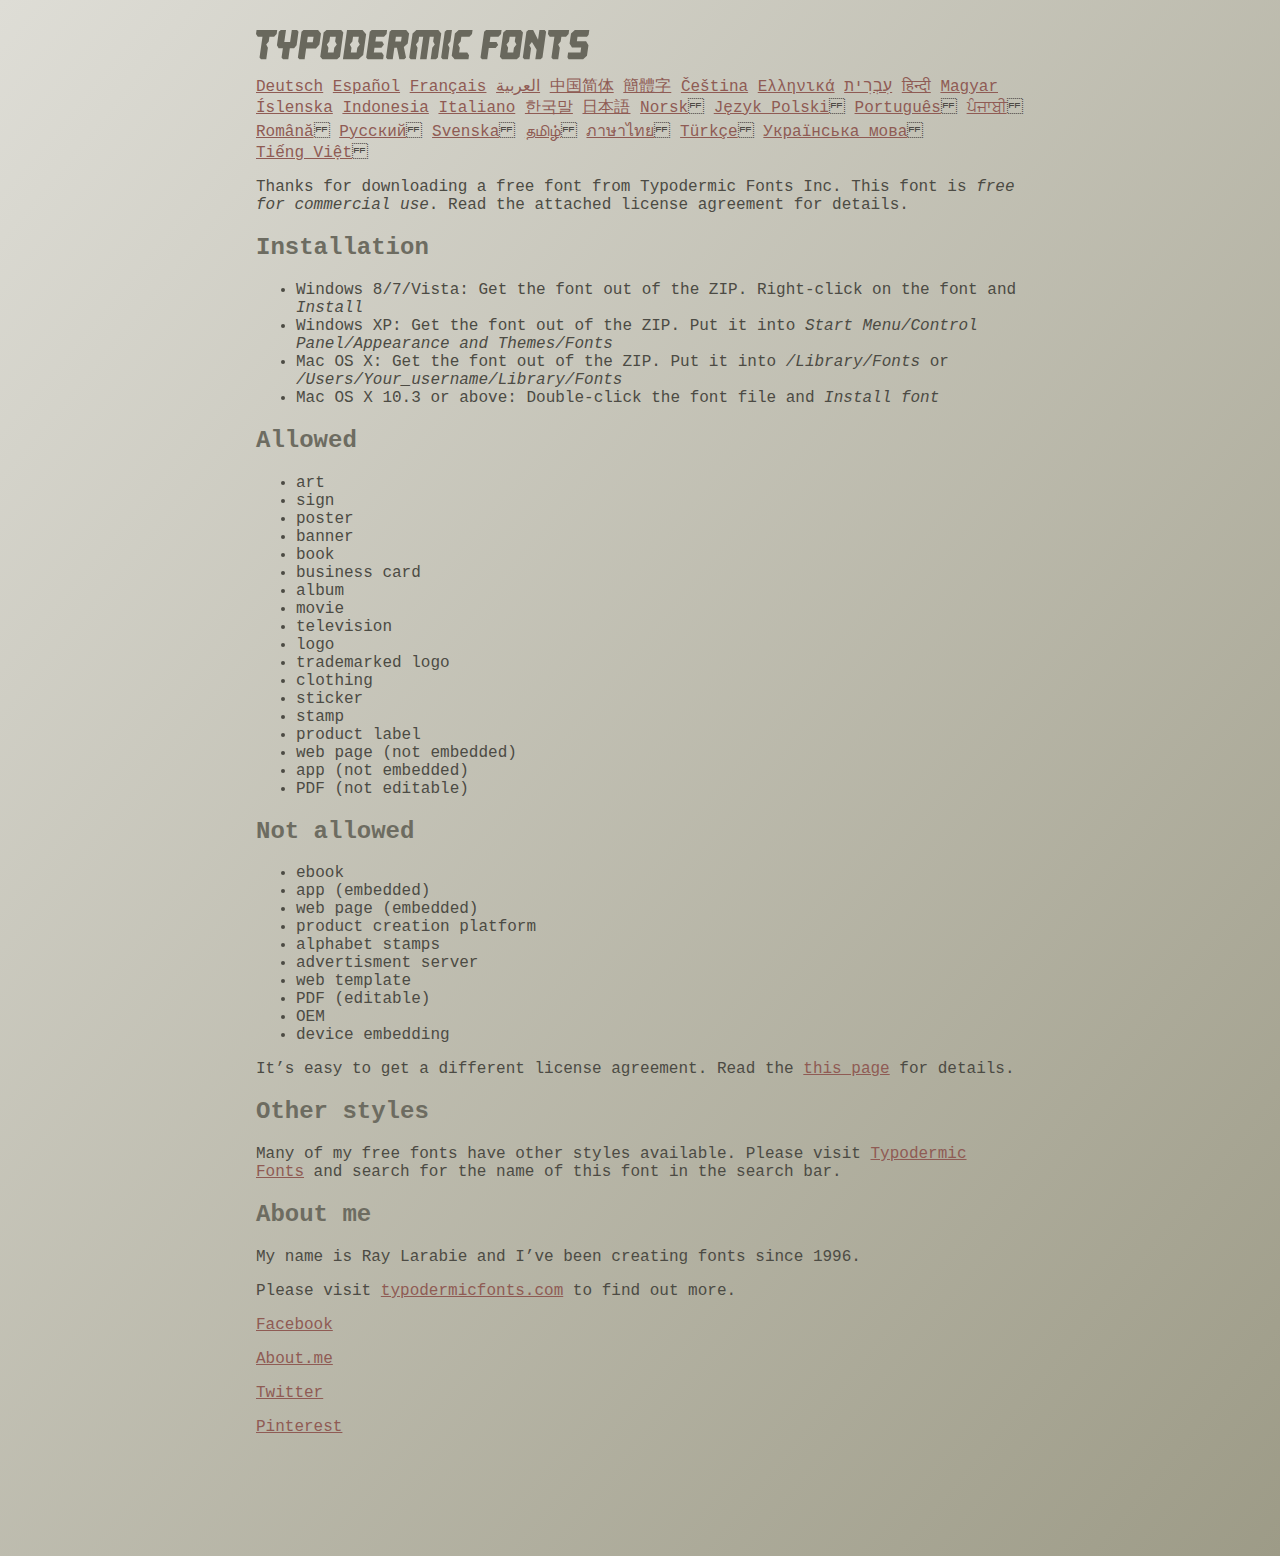
<file: fonts/ethnocentric/read-this.html>
<head>
<meta http-equiv="Content-Type" content="text/html; charset=utf-8">
<title>Typodermic Fonts Inc. Freeware Font instructions 2014</title>
<style type="text/css">
body {
	margin:30px 20% 120px 20%;
	padding:0px;
	font-family:Consolas, Courier, sans-serif;
	color:#4c4b44;
	background-color:#c2c1b3;

/* IE10 Consumer Preview */ 
background-image: -ms-linear-gradient(top left, #DEDDD6 0%, #9D9B87 100%);

/* Mozilla Firefox */ 
background-image: -moz-linear-gradient(top left, #DEDDD6 0%, #9D9B87 100%);

/* Opera */ 
background-image: -o-linear-gradient(top left, #DEDDD6 0%, #9D9B87 100%);

/* Webkit (Safari/Chrome 10) */ 
background-image: -webkit-gradient(linear, left top, right bottom, color-stop(0, #DEDDD6), color-stop(1, #9D9B87));

/* Webkit (Chrome 11+) */ 
background-image: -webkit-linear-gradient(top left, #DEDDD6 0%, #9D9B87 100%);

/* W3C Markup, IE10 Release Preview */ 
background-image: linear-gradient(to bottom right, #DEDDD6 0%, #9D9B87 100%);

	}
h2 {color:#6d6c61;}
a {color:#8f5b54;}
a:hover {color:#ffffff; background-color:#9a998c;}
</style>
</head>

<body>

<svg width="350px" height="30px">
	<path fill="#69685D" d="M0,4.006L0.554,0h20.674l-0.553,4.006l-2.559,2.772h-4.688l-0.682,4.816l-2.515,3.026l1.663,3.07
		l-1.62,11.594H4.987l-1.448-1.79l2.94-20.716H1.791L0,4.006z"/>
	<path fill="#69685D" d="M35.8,0h5.285l1.408,1.791l-1.876,13.343l-2.515,3.111h-4.264l-1.534,11.04h-5.286l-1.449-1.79l1.322-9.25
		h-4.263l-1.705-3.111l1.875-13.343L24.76,0h5.242l-1.706,12.064h5.799L35.8,0z"/>
	<path fill="#69685D" d="M62.09,0l2.899,3.453L63.412,14.58l-3.496,3.962h-9.805l-1.491,10.742h-5.244l-1.493-1.79l3.625-25.704
		L47.469,0H62.09z M50.965,12.362h5.797l0.81-5.583h-5.799L50.965,12.362z"/>
	<path fill="#69685D" d="M64.256,26.642l3.367-24.041L70.523,0h14.664l2.132,2.601l-3.368,24.041l-2.856,2.643H66.431L64.256,26.642
		z M73.335,11.595l-2.514,3.026l1.663,3.07l-0.683,4.816H77.6l0.68-4.816l2.516-3.07l-1.663-3.026l0.681-4.816h-5.796L73.335,11.595
		z"/>
	<path fill="#69685D" d="M86.926,29.285L91.017,0h15.518l3.581,4.307l-2.899,20.673l-4.774,4.305H86.926z M96.345,11.595
		l-2.515,3.026l1.664,3.07l-0.683,4.816h5.798l0.681-4.816l2.516-3.07l-1.663-3.026l0.681-4.816h-5.796L96.345,11.595z"/>
	<path fill="#69685D" d="M127.114,29.285h-15.473l-1.492-1.79l3.624-25.704L115.731,0h15.389l-0.554,4.006l-2.557,2.772h-7.971
		l-0.684,4.816h6.906l1.662,3.026l-2.515,3.111h-6.905l-0.683,4.775h8.057l1.791,2.771L127.114,29.285z"/>
	<path fill="#69685D" d="M150.21,0l2.898,3.453l-1.405,9.977l-3.881,3.452l2.217,10.613l-1.748,1.79h-4.944l-2.387-11.553h-2.6
		l-1.622,11.553h-5.241l-1.493-1.79l3.624-25.704L135.588,0H150.21z M145.691,6.779h-5.796l-0.683,4.816h5.799L145.691,6.779z"/>
	<path fill="#69685D" d="M159.92,29.285h-5.242l-1.492-1.79l3.41-24.042L160.432,0h21.911l2.897,3.453l-3.409,24.042l-1.876,1.79
		h-5.284l1.617-11.594l2.517-3.07l-1.662-3.026l0.681-4.816h-4.092l-3.154,22.506h-6.522l3.155-22.506h-4.134l-0.683,4.816
		l-2.515,3.026l1.663,3.07L159.92,29.285z"/>
	<path fill="#69685D" d="M191.879,29.285h-5.244l-1.492-1.79l3.624-25.704L190.728,0h5.242l-1.619,11.595l-2.516,3.026l1.663,3.07
		L191.879,29.285z"/>
	<path fill="#69685D" d="M213.018,25.279l-0.554,4.006h-13.854l-2.899-3.494l3.156-22.338L202.702,0h13.854l-0.555,4.006
		l-2.558,2.772h-8.1l-0.683,4.816l-2.515,3.026l1.663,3.07l-0.683,4.816h8.1L213.018,25.279z"/>
	<path fill="#69685D" d="M226.007,29.285l-1.492-1.79l3.624-25.704L230.1,0h15.473l-0.554,4.006l-2.557,2.772h-8.058l-0.724,5.115
		h6.818l1.664,3.07l-2.557,3.11h-6.82l-1.535,11.211H226.007z"/>
	<path fill="#69685D" d="M243.903,26.642l3.368-24.041L250.17,0h14.663l2.131,2.601l-3.367,24.041l-2.855,2.643h-14.664
		L243.903,26.642z M252.983,11.595l-2.516,3.026l1.662,3.07l-0.681,4.816h5.796l0.684-4.816l2.515-3.07l-1.664-3.026l0.684-4.816
		h-5.798L252.983,11.595z"/>
	<path fill="#69685D" d="M280.639,19.822l-4.731-7.758l-2.516,3.069l1.662,3.069l-1.533,11.082h-5.244l-1.493-1.79l3.626-25.704
		L272.37,0h4.773l4.902,9.677L283.41,0h5.285l1.407,1.791l-3.623,25.704l-1.877,1.79h-5.285L280.639,19.822z"/>
	<path fill="#69685D" d="M291.926,4.006L292.48,0h20.674l-0.554,4.006l-2.557,2.772h-4.691l-0.681,4.816l-2.516,3.026l1.664,3.07
		l-1.621,11.594h-5.285l-1.451-1.79l2.942-20.716h-4.689L291.926,4.006z"/>
	<path fill="#69685D" d="M325.168,17.478h-9.209l-2.387-3.923l1.45-10.102L318.857,0h14.452l-0.682,4.86l-1.621,1.918h-9.506
		l-0.64,4.561h9.208l2.388,3.878l-1.493,10.572l-3.836,3.494h-14.579l-1.107-1.917l0.682-4.86h12.362L325.168,17.478z"/>
</svg>

<br>

<p translate="no">

<a href="http://translate.google.com/translate?hl=en&sl=en&tl=de&u=http://typodermicfonts.com/wp-content/uploads/2014/02/read-this.html&sandbox=0&usg=ALkJrhivq6___mill12Uw6fPvMWyJxstkw">Deutsch</a>

<a href="http://translate.google.com/translate?hl=en&sl=en&tl=es&u=http://typodermicfonts.com/wp-content/uploads/2014/02/read-this.html&sandbox=0&usg=ALkJrhjAt3cpinDeMTX6Ro8UcZFqaE8K5Q">Español</a>

<a href="http://translate.google.com/translate?hl=en&sl=en&tl=fr&u=http://typodermicfonts.com/wp-content/uploads/2014/02/read-this.html&sandbox=0&usg=ALkJrhjObLPhFyyhwigF-dBoOZ3eXYdDsw">Français</a>

<a href="http://translate.google.com/translate?hl=en&sl=en&tl=ar&u=http://typodermicfonts.com/wp-content/uploads/2014/02/read-this.html&sandbox=0&usg=ALkJrhg2hs-st3zodt-AjmoeuPHfyJsTEg">العربية</a>

<a href="http://translate.google.com/translate?hl=en&sl=en&tl=zh-CN&u=http://typodermicfonts.com/wp-content/uploads/2014/02/read-this.html&sandbox=0&usg=ALkJrhiilVnjG1Ks0DN7UyRqbKExhxAT-Q">中国简体</a>

<a href="http://translate.google.com/translate?hl=en&sl=en&tl=zh-TW&u=http://typodermicfonts.com/wp-content/uploads/2014/02/read-this.html&sandbox=0&usg=ALkJrhiSCPRAYToARlHI4kxIK9eCIFKQhw">簡體字</a>

<a href="http://translate.google.com/translate?hl=en&sl=en&tl=cs&u=http://typodermicfonts.com/wp-content/uploads/2014/02/read-this.html&sandbox=0&usg=ALkJrhj3z2HOOmCXLT-ApYW2SCeBvTGvTA">Čeština</a>

<a href="http://translate.google.com/translate?hl=en&sl=en&tl=el&u=http://typodermicfonts.com/wp-content/uploads/2014/02/read-this.html&sandbox=0&usg=ALkJrhhoORG-43TvZ2NVrll3T0oyOZE0VA">Ελληνικά</a>

<a href="http://translate.google.com/translate?hl=en&sl=en&tl=iw&u=http://typodermicfonts.com/wp-content/uploads/2014/02/read-this.html&sandbox=0&usg=ALkJrhiP4kLXdDxVNuV6-9tHJ8Tbt-1xKw">עִבְרִית</a>

<a href="http://translate.google.com/translate?hl=en&sl=en&tl=hi&u=http://typodermicfonts.com/wp-content/uploads/2014/02/read-this.html&sandbox=0&usg=ALkJrhhJmUufReWrMTSaGKPPOqV7q5jpGQ">हिन्दी</a>

<a href="http://translate.google.com/translate?hl=en&sl=en&tl=hu&u=http://typodermicfonts.com/wp-content/uploads/2014/02/read-this.html&sandbox=0&usg=ALkJrhgfcL_UwP3jkr6Vvq35rkhETFuTug">Magyar</a>

<a href="http://translate.google.com/translate?hl=en&sl=en&tl=is&u=http://typodermicfonts.com/wp-content/uploads/2014/02/read-this.html&sandbox=0&usg=ALkJrhjpK9lELyRP50Vv3RNgqCJDb6d-GQ">Íslenska</a>

<a href="http://translate.google.com/translate?hl=en&sl=en&tl=id&u=http://typodermicfonts.com/wp-content/uploads/2014/02/read-this.html&sandbox=0&usg=ALkJrhiExV3gmyXBUVqcwNiGiUWQSRrgIQ">Indonesia</a>

<a href="http://translate.google.com/translate?hl=en&sl=en&tl=it&u=http://typodermicfonts.com/wp-content/uploads/2014/02/read-this.html&sandbox=0&usg=ALkJrhgMr2_uulaLYRSFz8C34rtcbN6XEg">Italiano</a>

<a href="http://translate.google.com/translate?hl=en&sl=en&tl=ko&u=http://typodermicfonts.com/wp-content/uploads/2014/02/read-this.html&sandbox=0&usg=ALkJrhhl_nNXiOMIiBERq879UXH1XYfZGw">한국말</a>

<a href="http://translate.google.com/translate?hl=en&ie=UTF8&prev=_t&sl=en&tl=ja&u=http://typodermicfonts.com/wp-content/uploads/2014/02/read-this.html&sandbox=0&usg=ALkJrhi2FvSFgSUub72-Sq2moIRAosCiLA">日本語</a>

<a href="http://translate.google.com/translate?hl=en&sl=en&tl=no&u=http://typodermicfonts.com/wp-content/uploads/2014/02/read-this.html&sandbox=0&usg=ALkJrhhnf9AGd5hfxwA04e1w-tfYPha1ww">Norsk</a>
<a href="http://translate.google.com/translate?hl=en&sl=en&tl=pl&u=http://typodermicfonts.com/wp-content/uploads/2014/02/read-this.html&sandbox=0&usg=ALkJrhjZTe5eJRrZffLe0zgqEHPrMb8pOQ">Język&nbsp;Polski</a>
<a href="http://translate.google.com/translate?hl=en&sl=en&tl=pt-BR&u=http://typodermicfonts.com/wp-content/uploads/2014/02/read-this.html&sandbox=0&usg=ALkJrhg-zp3i6AcZCv02ONjZ5YvkcCFDBw">Português</a>
<a href="http://translate.google.com/translate?hl=en&sl=en&tl=pa&u=http://typodermicfonts.com/wp-content/uploads/2014/02/read-this.html&sandbox=0&usg=ALkJrhhPEMoYvW59_DJT7y6fxgG2IMh23A">ਪੰਜਾਬੀ</a>
<a href="http://translate.google.com/translate?hl=en&sl=en&tl=ro&u=http://typodermicfonts.com/wp-content/uploads/2014/02/read-this.html&sandbox=0&usg=ALkJrhgD0R8zxuQQh-YmFpQTJdvjhAYm2A">Română</a>
<a href="http://translate.google.com/translate?hl=en&sl=en&tl=ru&u=http://typodermicfonts.com/wp-content/uploads/2014/02/read-this.html&sandbox=0&usg=ALkJrhgI6c7Pd-FCcipT4xc2NPTefj5JJg">Русский</a>
<a href="http://translate.google.com/translate?hl=en&sl=en&tl=sv&u=http://typodermicfonts.com/wp-content/uploads/2014/02/read-this.html&sandbox=0&usg=ALkJrhhA8gW_-rjCbZQ5TK46zFMB3_StEQ">Svenska</a>
<a href="http://translate.google.com/translate?hl=en&sl=en&tl=ta&u=http://typodermicfonts.com/wp-content/uploads/2014/02/read-this.html&sandbox=0&usg=ALkJrhiwxxCEPzu3pHBXP-fbTZaOzYqe3g">தமிழ்</a>
<a href="http://translate.google.com/translate?hl=en&sl=en&tl=th&u=http://typodermicfonts.com/wp-content/uploads/2014/02/read-this.html&sandbox=0&usg=ALkJrhjP1N1DRUB1M81k5mi5KnRtt5C2-Q">ภาษาไทย</a>
<a href="http://translate.google.com/translate?hl=en&sl=en&tl=tr&u=http://typodermicfonts.com/wp-content/uploads/2014/02/read-this.html&sandbox=0&usg=ALkJrhiTYbD039OWznCcGyQnMy89_v-1gA">Türkçe</a>
<a href="http://translate.google.com/translate?hl=en&sl=en&tl=uk&u=http%3A%2F%2Ftypodermicfonts.com%2Fwp-content%2Fuploads%2F2014%2F02%2Fread-this.html">Українська&nbsp;мова</a>
<a href="http://translate.google.com/translate?hl=en&sl=en&tl=vi&u=http://typodermicfonts.com/wp-content/uploads/2014/02/read-this.html&sandbox=0&usg=ALkJrhirTQPOLCZognLpxOvJQT_158y07A">Tiếng&nbsp;Việt</a>
</p>


<p>Thanks for downloading a free font from <span translate="no">Typodermic Fonts Inc.</span> This font is <em>free for commercial use</em>. Read the attached license agreement for details.</p>


<h2>Installation</h2>

<ul>
<li>Windows 8/7/Vista: Get the font out of the ZIP. Right-click on the font and <em>Install</em>
<li>Windows XP: Get the font out of the ZIP. Put it into <cite translate="no">Start Menu/Control Panel/Appearance and Themes/Fonts</cite>
<li>Mac OS X: Get the font out of the ZIP. Put it into <cite translate="no">/Library/Fonts</cite> or <cite translate="no">/Users/Your_username/Library/Fonts</cite>
<li>Mac OS X 10.3 or above: Double-click the font file and <em>Install font</em>
</ul>


<h2>Allowed</h2>

<ul>
<li>art
<li>sign
<li>poster
<li>banner
<li>book
<li>business card
<li>album
<li>movie
<li>television
<li>logo
<li>trademarked logo
<li>clothing
<li>sticker
<li>stamp
<li>product label
<li>web page (not embedded)
<li>app (not embedded)
<li>PDF (not editable)
</ul>

<h2>Not allowed</h2>

<ul>
<li>ebook
<li>app (embedded)
<li>web page (embedded)
<li>product creation platform
<li>alphabet stamps
<li>advertisment server
<li>web template
<li>PDF (editable)
<li>OEM
<li>device embedding
</ul>

<p>It&rsquo;s easy to get a different license agreement. Read the <a href="http://typodermicfonts.com/custom/">this page</a> for details.</p>

<h2>Other styles</h2>

<p>Many of my free fonts have other styles available. Please visit <a href="http://typodermicfonts.com">Typodermic Fonts</a> and search for the name of this font in the search bar.</p>


<h2>About me</h2>

<p>My name is <span translate="no">Ray Larabie</span> and I&rsquo;ve been creating fonts since 1996.</p>

<p>Please visit <a href="http://typodermicfonts.com">typodermicfonts.com</a> to find out more.</p>

<p translate="no"><a href="https://www.facebook.com/pages/Typodermic-Fonts/7153899975">Facebook</a></p>
<p translate="no"><a href="http://about.me/raylarabie/#">About.me</a></p>
<p translate="no"><p><a href="https://twitter.com/typodermic">Twitter</a></p>
<p translate="no"><p><a href="http://www.pinterest.com/plywood747/">Pinterest</a></p>

</body>
</file>
<file: css/style.css>
body {
  font-family: "Poppins", sans-serif;
  color: #0c0c0c;
  background-color: #ffffff;
}

.layout_padding {
  padding: 75px 0;
}

.layout_padding2 {
  padding: 45px 0;
}

.layout_padding2-top {
  padding-top: 45px;
}

.layout_padding2-bottom {
  padding-bottom: 45px;
}

.layout_padding-top {
  padding-top: 75px;
}

.layout_padding-bottom {
  padding-bottom: 75px;
}

.heading_container {
  display: -webkit-box;
  display: -ms-flexbox;
  display: flex;
}

.heading_container h2 {
  position: relative;
}

.heading_container h2::before {
  content: "";
  position: absolute;
  width: 9px;
  height: 30px;
  top: 14%;
  right: -15px;
  background: -webkit-gradient(linear, left top, right top, from(#fb930a), to(#f5e47b));
  background: linear-gradient(to right, #fb930a, #f5e47b);
}

/*header section*/
.hero_area {
  height: 100vh;
  position: relative;
  background-image: url(../images/hero-bg.png);
  background-size: cover;
  background-position: bottom right;
  background-repeat: no-repeat;
}

.sub_page .hero_area {
  height: auto;
  background-position: top right;
}

.hero_area.sub_pages {
  height: auto;
}

.header_section .container-fluid {
  padding-right: 25px;
  padding-left: 25px;
}

.header_section .nav_container {
  margin: 0 auto;
}

.custom_nav-container.navbar-expand-lg .navbar-nav .nav-link {
  padding: 10px 30px;
  color: #ffffff;
  text-align: center;
}

a,
a:hover,
a:focus {
  text-decoration: none;
}

a:hover,
a:focus {
  color: initial;
}

.btn,
.btn:focus {
  outline: none !important;
  -webkit-box-shadow: none;
          box-shadow: none;
}


.navbar-brand {
  display: -webkit-box;
  display: -ms-flexbox;
  display: flex;
  -webkit-box-align: center;
      -ms-flex-align: center;
          align-items: center;
}

.navbar-brand img {
  width: 300px;
  margin-right: 5px;
}

.navbar-brand span {
  font-size: 22px;
  font-weight: 700;
  color: #191919;
  text-transform: uppercase;
}

.custom_nav-container {
  z-index: 99999;
  padding: 5px 0;
}

.custom_nav-container .navbar-toggler {
  outline: none;
}

.custom_nav-container .navbar-toggler .navbar-toggler-icon {
  background-image: url(../images/menu.png);
  background-size: 45px;
}

.quote_btn-container {
  display: -webkit-box;
  display: -ms-flexbox;
  display: flex;
  -webkit-box-align: center;
      -ms-flex-align: center;
          align-items: center;
}

.quote_btn-container a {
  color: #000000;
  position: relative;
}

.quote_btn-container a .cart_number {
  position: absolute;
  top: 68%;
  left: 50%;
  -webkit-transform: translate(-50%, -50%);
          transform: translate(-50%, -50%);
  color: #ffffff;
  font-size: 12px;
}

.quote_btn-container a img {
  width: 20px;
  margin: 0 25px;
}

/*end header section*/
/* slider section */
.slider_section {
  height: calc(100% - 70px);
  display: -webkit-box;
  display: -ms-flexbox;
  display: flex;
  -webkit-box-align: center;
      -ms-flex-align: center;
          align-items: center;
  position: relative;
}

.slider_section .row {
  -webkit-box-align: center;
      -ms-flex-align: center;
          align-items: center;
}

.slider_section .design-box {
  position: absolute;
  bottom: 0;
  -webkit-transform: translateY(-50%);
          transform: translateY(-50%);
  left: 0;
  width: 75px;
}

.slider_section .design-box img {
  width: 100%;
}

.slider_section .slider_number-container {
  position: absolute;
  top: 45%;
  -webkit-transform: translateY(-50%);
          transform: translateY(-50%);
  right: 4%;
  text-align: center;
  opacity: .6;
}

.slider_section .slider_number-container hr {
  width: 1px;
  height: 50px;
  border: none;
  background-color: #ffffff;
}

.slider_section .slider_number-container .number-box {
  display: -webkit-box;
  display: -ms-flexbox;
  display: flex;
  -webkit-box-orient: vertical;
  -webkit-box-direction: normal;
      -ms-flex-direction: column;
          flex-direction: column;
  -webkit-box-pack: center;
      -ms-flex-pack: center;
          justify-content: center;
  -webkit-box-align: center;
      -ms-flex-align: center;
          align-items: center;
  color: #ffffff;
  text-transform: uppercase;
}

.slider_section .detail_box h2 {
  margin-bottom: 0;
  display: -webkit-box;
  display: -ms-flexbox;
  display: flex;
  -webkit-box-align: center;
      -ms-flex-align: center;
          align-items: center;
}

.slider_section .detail_box h2 span {
  margin-right: 10px;
}

.slider_section .detail_box h2 hr {
  margin: 0;
  border: none;
  width: 55px;
  height: 1px;
  background-color: #000000;
}

.slider_section .detail_box h1 {
  font-weight: bold;
  text-transform: uppercase;
  font-size: 5rem;
  margin-bottom: 30px;
}

.slider_section .detail_box a {
  display: inline-block;
  padding: 8px 40px;
  background-color: #0d0806;
  border: 1px solid #0d0806;
  color: #ffffff;
  border-radius: 0;
  margin: 35px 0;
}

.slider_section .detail_box a:hover {
  background-color: transparent;
  color: #0d0806;
}

.slider_section .img-box img {
  width: 100%;
}

.slider_section .carousel-indicators {
  padding: 0;
  margin: 0;
  right: initial;
  bottom: 22%;
  left: 17%;
}

.slider_section .carousel-indicators li {
  text-indent: 0;
  width: auto;
  height: auto;
  opacity: 1;
  background-color: transparent;
  border: none;
  color: #c0c0c0;
  font-size: 24px;
  display: none;
}

.slider_section .carousel-indicators li.active {
  display: block;
}

.item_section .item_container {
  display: -webkit-box;
  display: -ms-flexbox;
  display: flex;
  -webkit-box-pack: center;
      -ms-flex-pack: center;
          justify-content: center;
  -ms-flex-wrap: wrap;
      flex-wrap: wrap;
}

.item_section .item_container .box {
  width: 300px;
  display: -webkit-box;
  display: -ms-flexbox;
  display: flex;
  -webkit-box-orient: vertical;
  -webkit-box-direction: normal;
      -ms-flex-direction: column;
          flex-direction: column;
  -webkit-box-pack: justify;
      -ms-flex-pack: justify;
          justify-content: space-between;
  margin: 30px 10px;
  padding: 15px;
  -webkit-box-shadow: 0px 0px 2px 0.5px rgba(0, 0, 0, 0.15);
  box-shadow: 0px 0px 2px 0.5px rgba(0, 0, 0, 0.15);
}

.item_section .item_container .box .img-box {
  width: 100%;
  display: -webkit-box;
  display: -ms-flexbox;
  display: flex;
  -webkit-box-pack: center;
      -ms-flex-pack: center;
          justify-content: center;
}

.item_section .item_container .box .img-box img {
  width: 125px;
}

.item_section .item_container .box h6 {
  color: #000000;
  text-transform: uppercase;
}

.item_section .item_container .box h5 {
  text-transform: uppercase;
}

.item_section .item_container .box:hover {
  -webkit-box-shadow: 0px 0px 25px 1px rgba(0, 0, 0, 0.1);
          box-shadow: 0px 0px 25px 1px rgba(0, 0, 0, 0.1);
}

.about_section {
  position: relative;
}

.about_section .design-box {
  position: absolute;
  bottom: 0;
  -webkit-transform: translateY(-50%);
          transform: translateY(-50%);
  right: 0;
  width: 75px;
}

.about_section .design-box img {
  width: 100%;
}

.about_section .row {
  -webkit-box-align: center;
      -ms-flex-align: center;
          align-items: center;
}

.about_section .detail-box p {
  margin-top: 35px;
}

.about_section .detail-box a {
  display: inline-block;
  padding: 8px 40px;
  background-color: #0d0806;
  border: 1px solid #0d0806;
  color: #ffffff;
  border-radius: 0;
  margin-top: 35px;
}

.about_section .detail-box a:hover {
  background-color: transparent;
  color: #0d0806;
}

.about_section .img-box img {
  width: 100%;
}

.price_section {
  background-color: #f8f8f8;
}

.price_section .price_container {
  display: -webkit-box;
  display: -ms-flexbox;
  display: flex;
  -webkit-box-pack: center;
      -ms-flex-pack: center;
          justify-content: center;
  padding: 40px 0;
  -ms-flex-wrap: wrap;
      flex-wrap: wrap;
}

.price_section .price_container .box {
  min-width: 300px;
  max-width: 360px;
  height: 550px;
  display: -webkit-box;
  display: -ms-flexbox;
  display: flex;
  -webkit-box-orient: vertical;
  -webkit-box-direction: normal;
      -ms-flex-direction: column;
          flex-direction: column;
  -webkit-box-align: center;
      -ms-flex-align: center;
          align-items: center;
  -webkit-box-pack: justify;
      -ms-flex-pack: justify;
          justify-content: space-between;
  margin: 35px 10px;
  padding: 45px 0 25px 0;
  text-align: center;
  background-color: #ffffff;
  -webkit-box-shadow: 0px 0px 6px 0 rgba(0, 0, 0, 0.05);
  box-shadow: 0px 0px 6px 0 rgba(0, 0, 0, 0.05);
  -webkit-box-flex: 1;
      -ms-flex-positive: 1;
          flex-grow: 1;
}

.price_section .price_container .box .img-box {
  width: 100%;
  display: -webkit-box;
  display: -ms-flexbox;
  display: flex;
  -webkit-box-pack: center;
      -ms-flex-pack: center;
          justify-content: center;
}

.price_section .price_container .box .img-box img {
  width: 150px;
}

.price_section .price_container .box h6 {
  font-weight: bold;
  font-size: 18px;
}

.price_section .price_container .box .detail-box h5 {
  text-transform: uppercase;
  font-weight: bold;
  font-size: 22px;
}

.price_section .price_container .box .detail-box h5 span {
  color: #000000;
}

.price_section .price_container .box .detail-box a {
  display: inline-block;
  padding: 5px 15px;
  border: 1px solid #000000;
  font-weight: bold;
  color: #000000;
  margin-top: 15px;
}

.price_section .price_container .box:hover a {
  border-color: #000000;
  color: #000000;
}

.price_section .price_btn {
  display: inline-block;
  padding: 8px 40px;
  background-color: #0d0806;
  border: 1px solid #0d0806;
  color: #ffffff;
  border-radius: 0;
}

.price_section .price_btn:hover {
  background-color: transparent;
  color: #0d0806;
}

.ring_section {
  text-align: center;
  position: relative;
}

.ring_section .row {
  -webkit-box-align: center;
      -ms-flex-align: center;
          align-items: center;
}

.ring_section .container {
  -webkit-box-shadow: 0px 0px 56px 1px rgba(0, 0, 0, 0.08);
  box-shadow: 0px 0px 56px 1px rgba(0, 0, 0, 0.08);
}

.ring_section .design-box {
  position: absolute;
  bottom: 0;
  -webkit-transform: translateY(-50%);
          transform: translateY(-50%);
  left: 0;
  width: 75px;
}

.ring_section .design-box img {
  width: 100%;
}

.ring_section .ring_container .detail-box h4 {
  text-transform: uppercase;
  color: #000000;
}

.ring_section .ring_container .detail-box a {
  display: inline-block;
  padding: 5px 15px;
  border: 1px solid #000000;
  font-weight: bold;
  color: #000000;
  margin-top: 15px;
}

.ring_section .ring_container .img-box img {
  width: 100%;
}

.client_section .heading_container {
  -webkit-box-pack: center;
      -ms-flex-pack: center;
          justify-content: center;
}

.client_section .secondary_heading {
  text-align: center;
}

.client_section .client_container {
  display: -webkit-box;
  display: -ms-flexbox;
  display: flex;
  -webkit-box-align: center;
      -ms-flex-align: center;
          align-items: center;
  border: 1px solid #fbb534;
  padding: 25px;
  width: 85%;
  margin: 75px auto;
}

.client_section .client_container .client-id {
  display: -webkit-box;
  display: -ms-flexbox;
  display: flex;
  -webkit-box-align: center;
      -ms-flex-align: center;
          align-items: center;
  width: 45%;
}

.client_section .client_container .client-id .img-box {
  margin-right: 25px;
}

.client_section .client_container .client-id .img-box img {
  width: 100%;
}

.client_section .client_container .client-id h5 {
  font-weight: bold;
}

.client_section .client_container .client-id h6 {
  color: #f6d768;
}

.client_section .client_container .detail-box {
  width: 55%;
}

.client_section .client_container .detail-box p {
  margin: 0;
}

.client_section .carousel-control-prev,
.client_section .carousel-control-next {
  opacity: 1;
}

.client_section .carousel-control-prev {
  -webkit-box-pack: start;
      -ms-flex-pack: start;
          justify-content: flex-start;
}

.client_section .carousel-control-next {
  -webkit-box-pack: end;
      -ms-flex-pack: end;
          justify-content: flex-end;
}

.client_section .carousel-control-prev-icon,
.client_section .carousel-control-next-icon {
  width: 30px;
  height: 30px;
  background-size: 25px;
}

.client_section .carousel-control-prev-icon {
  background-image: url(../images/prev-black.png);
}

.client_section .carousel-control-prev-icon:hover {
  background-image: url(../images/prev.png);
}

.client_section .carousel-control-next-icon {
  background-image: url(../images/next-black.png);
}

.client_section .carousel-control-next-icon:hover {
  background-image: url(../images/next.png);
}

.contact_section {
  position: relative;
}

.contact_section .design-box {
  position: absolute;
  bottom: 50%;
  -webkit-transform: translateY(50%);
          transform: translateY(50%);
  right: 0;
  width: 75px;
}

.contact_section .design-box img {
  width: 100%;
}

.contact_section h2 {
  margin-bottom: 65px;
}

.contact_section form {
  padding-right: 35px;
}

.contact_section input {
  width: 100%;
  border: none;
  height: 50px;
  margin-bottom: 25px;
  padding-left: 25px;
  background-color: transparent;
  outline: none;
  color: #101010;
  -webkit-box-shadow: 0px 2px 5px 0px rgba(0, 0, 0, 0.16);
  box-shadow: 0px 2px 5px 0px rgba(0, 0, 0, 0.16);
}

.contact_section input::-webkit-input-placeholder {
  color: #131313;
}

.contact_section input:-ms-input-placeholder {
  color: #131313;
}

.contact_section input::-ms-input-placeholder {
  color: #131313;
}

.contact_section input::placeholder {
  color: #131313;
}

.contact_section input.message-box {
  height: 120px;
}

.contact_section button {
  padding: 12px 45px;
  outline: none;
  border: none;
  border-radius: 30px;
  color: #fff;
  background: -webkit-gradient(linear, left top, left bottom, from(#42423d), to(#000000));
  background: linear-gradient(to bottom, #363634, #000000);
  margin-top: 35px;
}

.contact_section .map_container {
  height: 100%;
  padding-bottom: 110px;
}

.contact_section .map_container .map-responsive {
  height: 100%;
}

.info_section {
  background-color: #363636;
  color: #ffffff;
}

.info_section .info_container .info_logo {
  display: -webkit-box;
  display: -ms-flexbox;
  display: flex;
  -webkit-box-pack: center;
      -ms-flex-pack: center;
          justify-content: center;
  padding: 100px 10px 45px 10px;
  background-color: #ffffff;
  width: 200px;
  border-radius: 0 0 50px 50px;
}

.info_section .info_container .info_logo a {
  display: -webkit-box;
  display: -ms-flexbox;
  display: flex;
  -webkit-box-align: center;
      -ms-flex-align: center;
          align-items: center;
}

.info_section .info_container .info_logo a img {
  width: 300px;
  margin-right: 10px;
}

.info_section .info_container .info_contact {
  padding: 115px 10px 45px 10px;
}

.info_section .info_container .info_contact a {
  color: #ffffff;
}

.info_section .info_container .info_contact a img {
  margin-right: 10px;
}

.info_section .info_heading {
  text-transform: uppercase;
  margin: 20px 0;
  position: relative;
}

.info_section .info_heading::before {
  content: "";
  width: 45px;
  height: 5px;
  position: absolute;
  bottom: -8px;
  left: 50%;
  -webkit-transform: translateX(-50%);
          transform: translateX(-50%);
  border-radius: 5px;
  background-color: #000000;
}

.info_section .info_form form {
  display: -webkit-box;
  display: -ms-flexbox;
  display: flex;
  -webkit-box-orient: vertical;
  -webkit-box-direction: normal;
      -ms-flex-direction: column;
          flex-direction: column;
  -webkit-box-align: center;
      -ms-flex-align: center;
          align-items: center;
}

.info_section .info_form form .email_box {
  display: -webkit-box;
  display: -ms-flexbox;
  display: flex;
  -webkit-box-orient: vertical;
  -webkit-box-direction: normal;
      -ms-flex-direction: column;
          flex-direction: column;
}

.info_section .info_form form label {
  color: #5a5959;
}

.info_section .info_form form input {
  width: 500px;
  border: none;
  background-color: #ffffff;
  outline: none;
  padding: 5px;
}

.info_section .info_form form button {
  padding: 8px 65px;
  outline: none;
  border: none;
  border-radius: 30px;
  color: #fff;
  background: -webkit-gradient(linear, left top, left bottom, from(#333331), to(#000000));
  background: linear-gradient(to bottom, #333331, #000000);
  margin-top: 35px;
  text-transform: uppercase;
}

.info_section .info_social {
  padding-top: 35px;
  display: -webkit-box;
  display: -ms-flexbox;
  display: flex;
  -webkit-box-orient: vertical;
  -webkit-box-direction: normal;
      -ms-flex-direction: column;
          flex-direction: column;
  -webkit-box-align: center;
      -ms-flex-align: center;
          align-items: center;
}

.info_section .info_social .social_box {
  display: -webkit-box;
  display: -ms-flexbox;
  display: flex;
  margin: 15px auto;
  -webkit-box-align: center;
      -ms-flex-align: center;
          align-items: center;
}

.info_section .info_social .social_box img {
  min-width: 10px;
  margin: 0 10px;
}

/* footer section*/
.footer_section {
  background-color: #363636;
  display: -webkit-box;
  display: -ms-flexbox;
  display: flex;
  -webkit-box-pack: center;
      -ms-flex-pack: center;
          justify-content: center;
  position: relative;
}

.footer_section p {
  border-top: 1px solid #ffffff;
  color: #9c9b9b;
  margin: 0;
  text-align: center;
  padding: 20px 35px;
  margin: 0;
}

.footer_section a {
  color: #9c9b9b;
}
/*# sourceMappingURL=style.css.map */
</file>
<file: css/responsive.css>
@media (max-width: 1120px) {}

@media (max-width: 992px) {

  .custom_nav-container.navbar-expand-lg .navbar-nav .nav-link {
    color: #000000;
  }

  .quote_btn-container {
    display: none;
  }


  .ring_section .ring_container .detail-box {
    margin-bottom: 45px;
  }

  .price_section .price_container .box {
    height: 450px;
  }
}

@media (max-width: 768px) {
  .hero_area {
    background-position: top left;
    height: auto;
  }

  .slider_section {
    padding: 45px 0;
  }

  .contact_section button {
    margin-bottom: 45px;
    margin-left: auto;
    margin-right: auto;
  }

  .contact_section form {
    padding: 0;
  }

  .client_section .client_container {
    flex-direction: column;
  }

  .client_section .client_container .client-id {
    width: auto;
  }

  .client_section .client_container .detail-box {
    margin-top: 35px;
    width: auto;
  }

  .contact_section .map_container {
    height: 350px;
    padding: 0;
  }

  .info_section .col-md-3 {
    display: flex;
    justify-content: center;
  }

  .info_section .info_container .info_contact {
    padding: 35px 0;
  }

  .info_section .info_form form input {
    width: 100%;
  }

  .ring_section {
    padding-left: 15px;
    padding-right: 15px;
  }
}

@media (max-width: 576px) {
  .slider_section .detail_box {
    text-align: center;
  }

  .slider_section .detail_box h1 {
    font-size: 4rem;
  }

}

@media (max-width: 480px) {

  .client_section .carousel-control-prev,
  .client_section .carousel-control-next {
    display: none;
  }
}

@media (max-width: 420px) {
  .slider_section .detail_box h1 {
    font-size: 3rem;
  }

  .slider_section .detail_box h2 {
    font-size: 1.8rem;
  }

  .heading_container h2::before {
    display: none;
  }
}

@media (max-width: 360px) {}

@media (min-width: 1200px) {
  .container {
    max-width: 1170px;
  }
}
</file>
